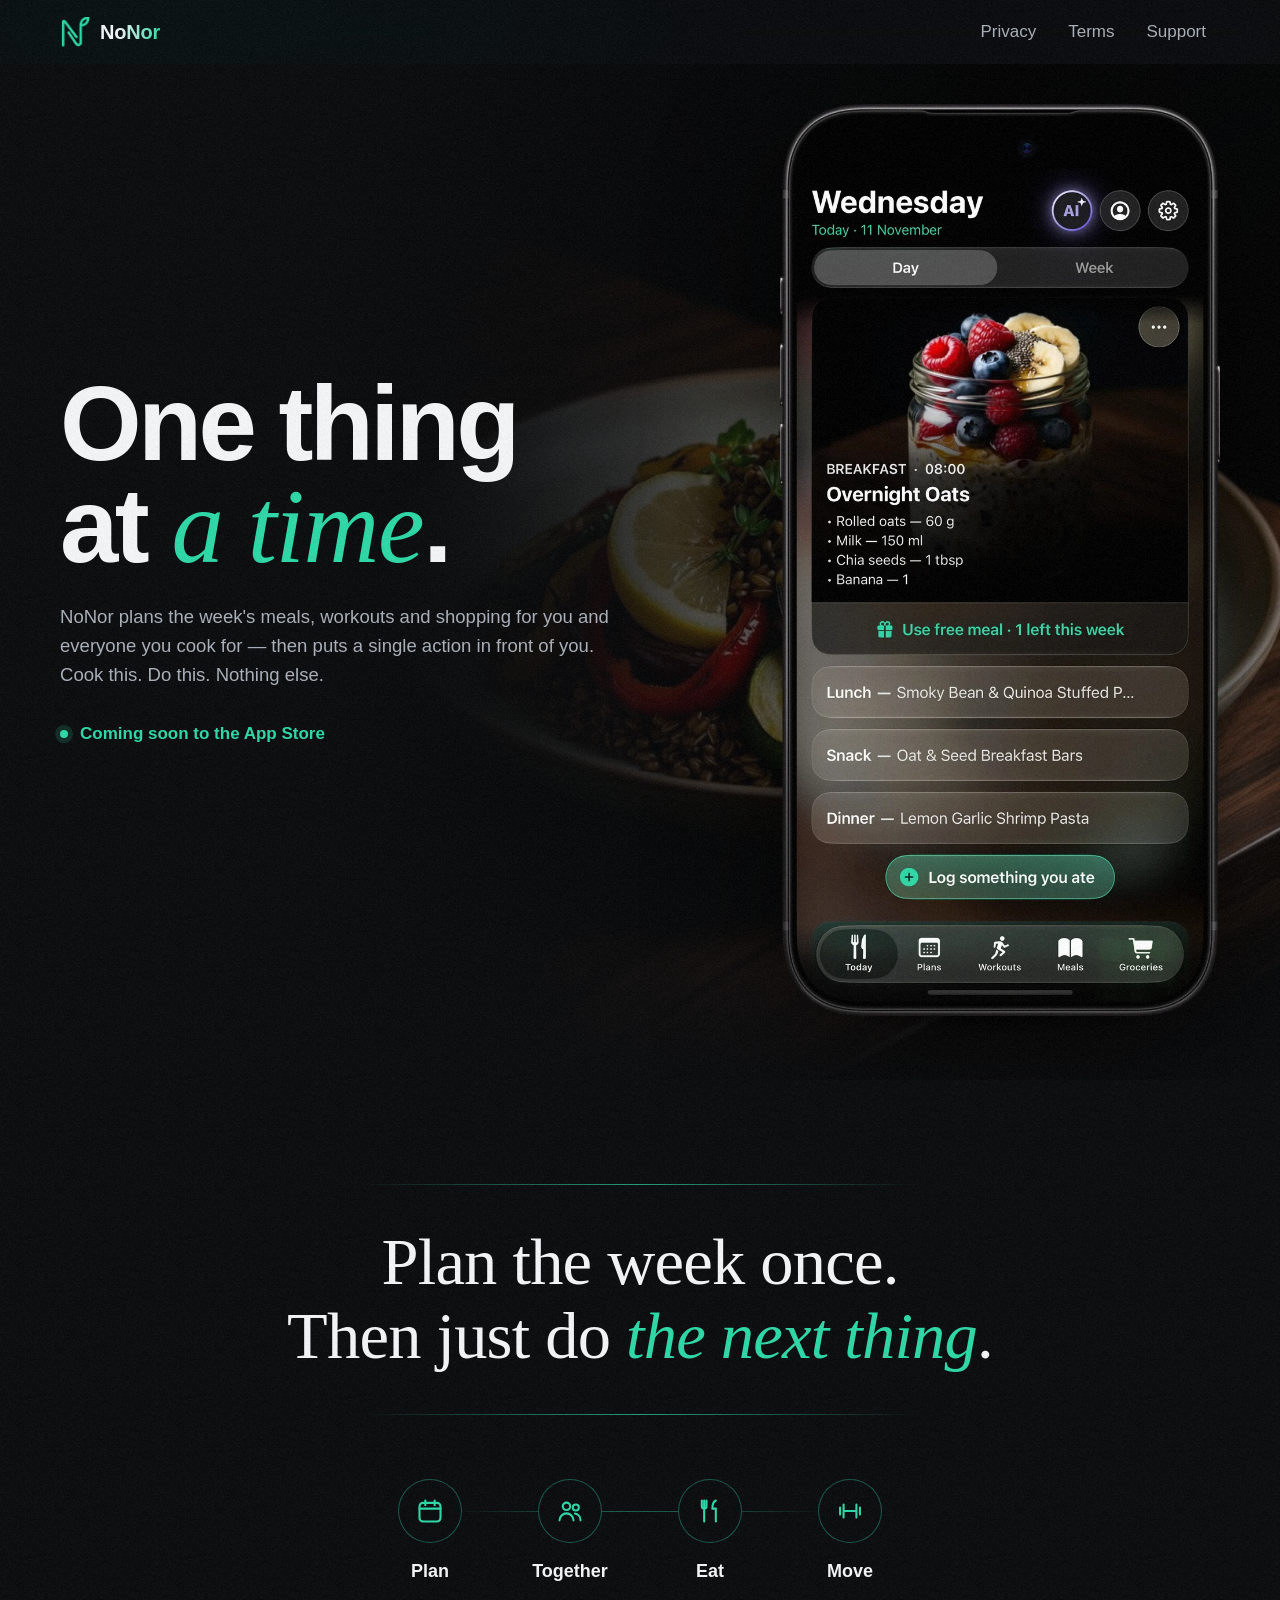
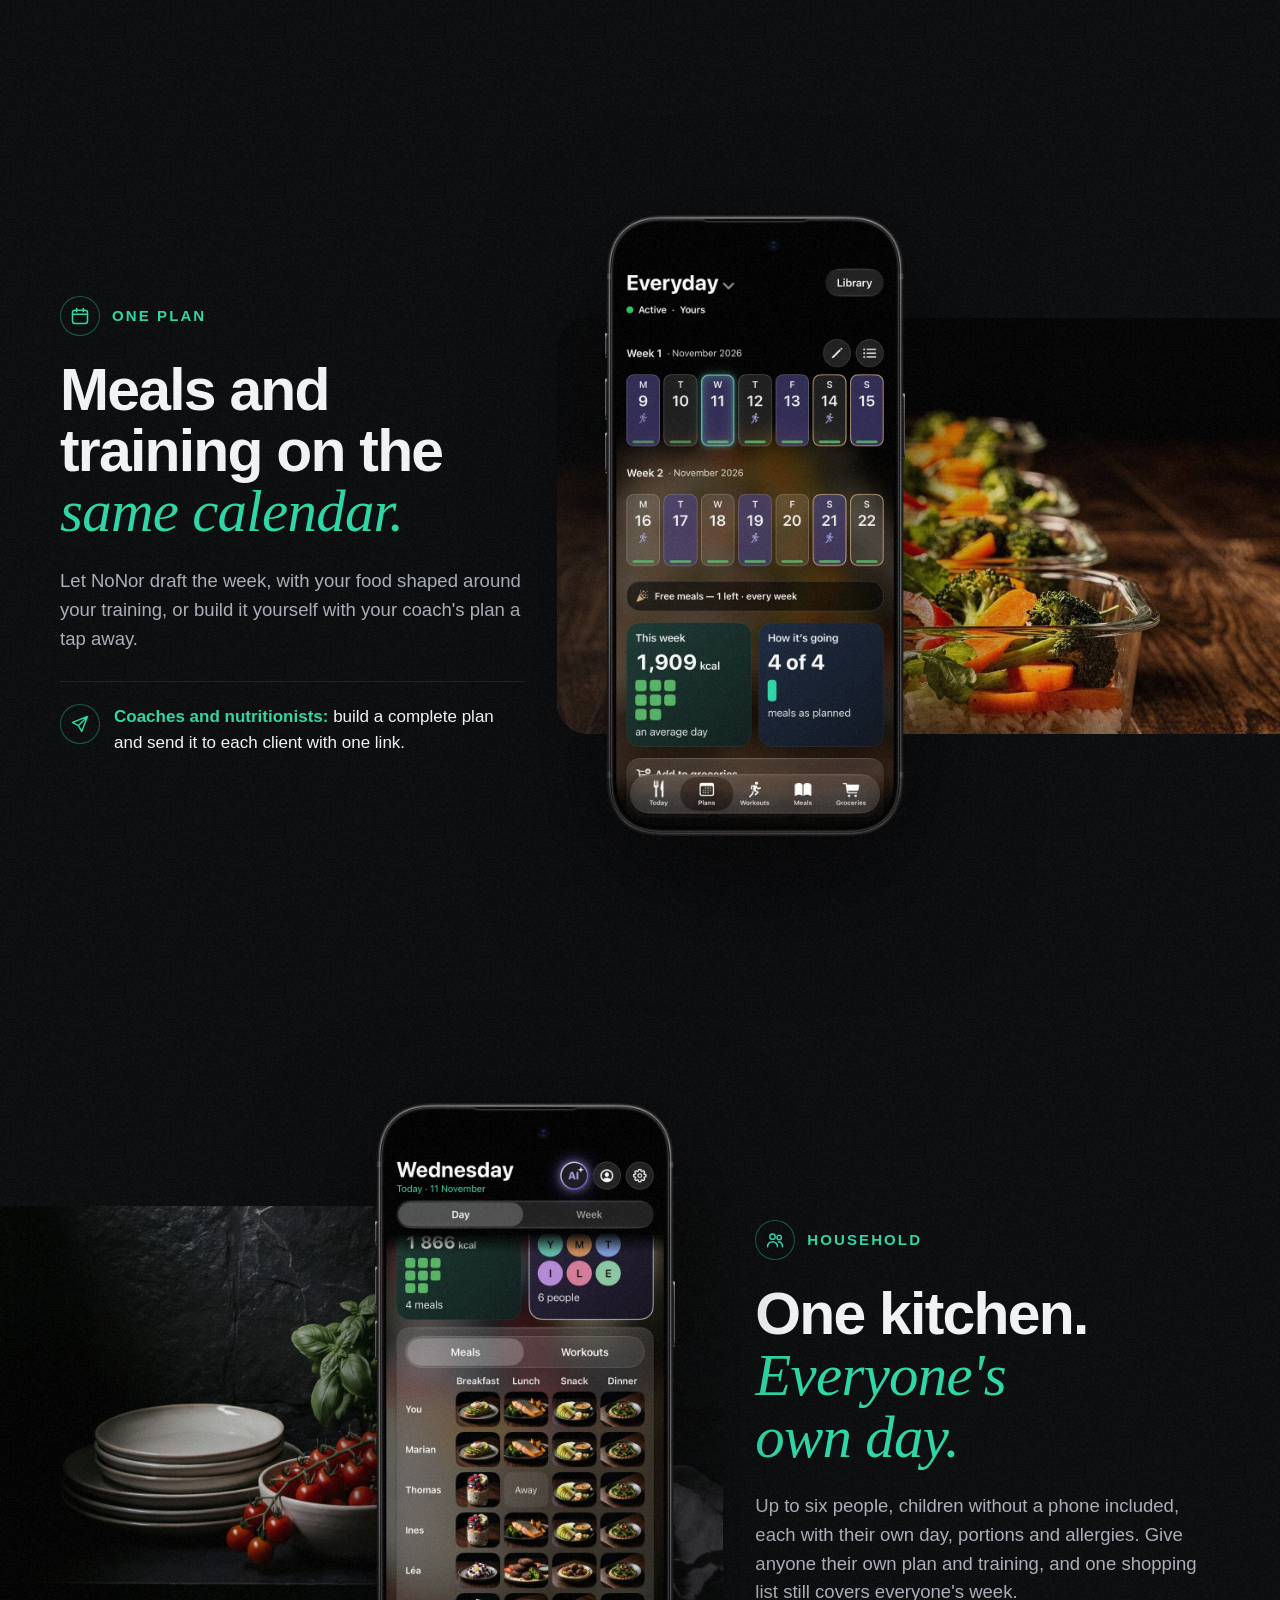
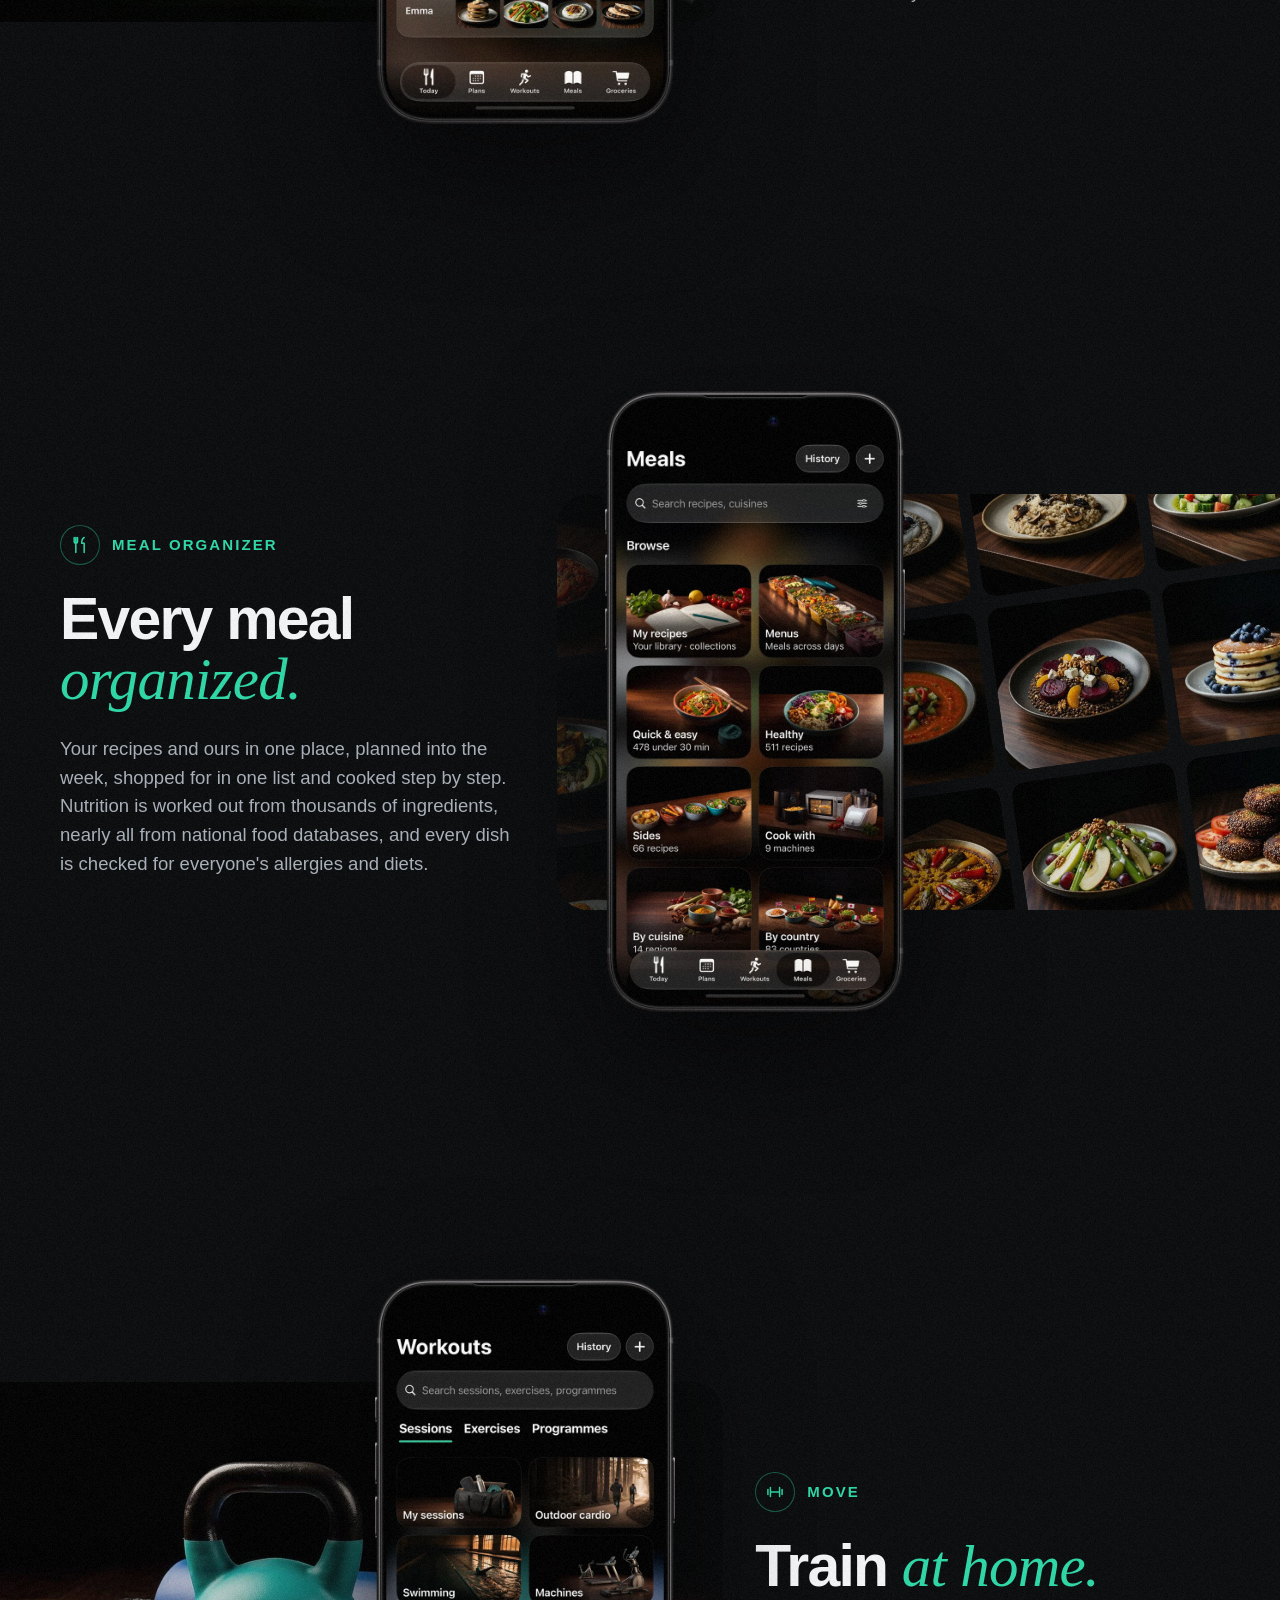
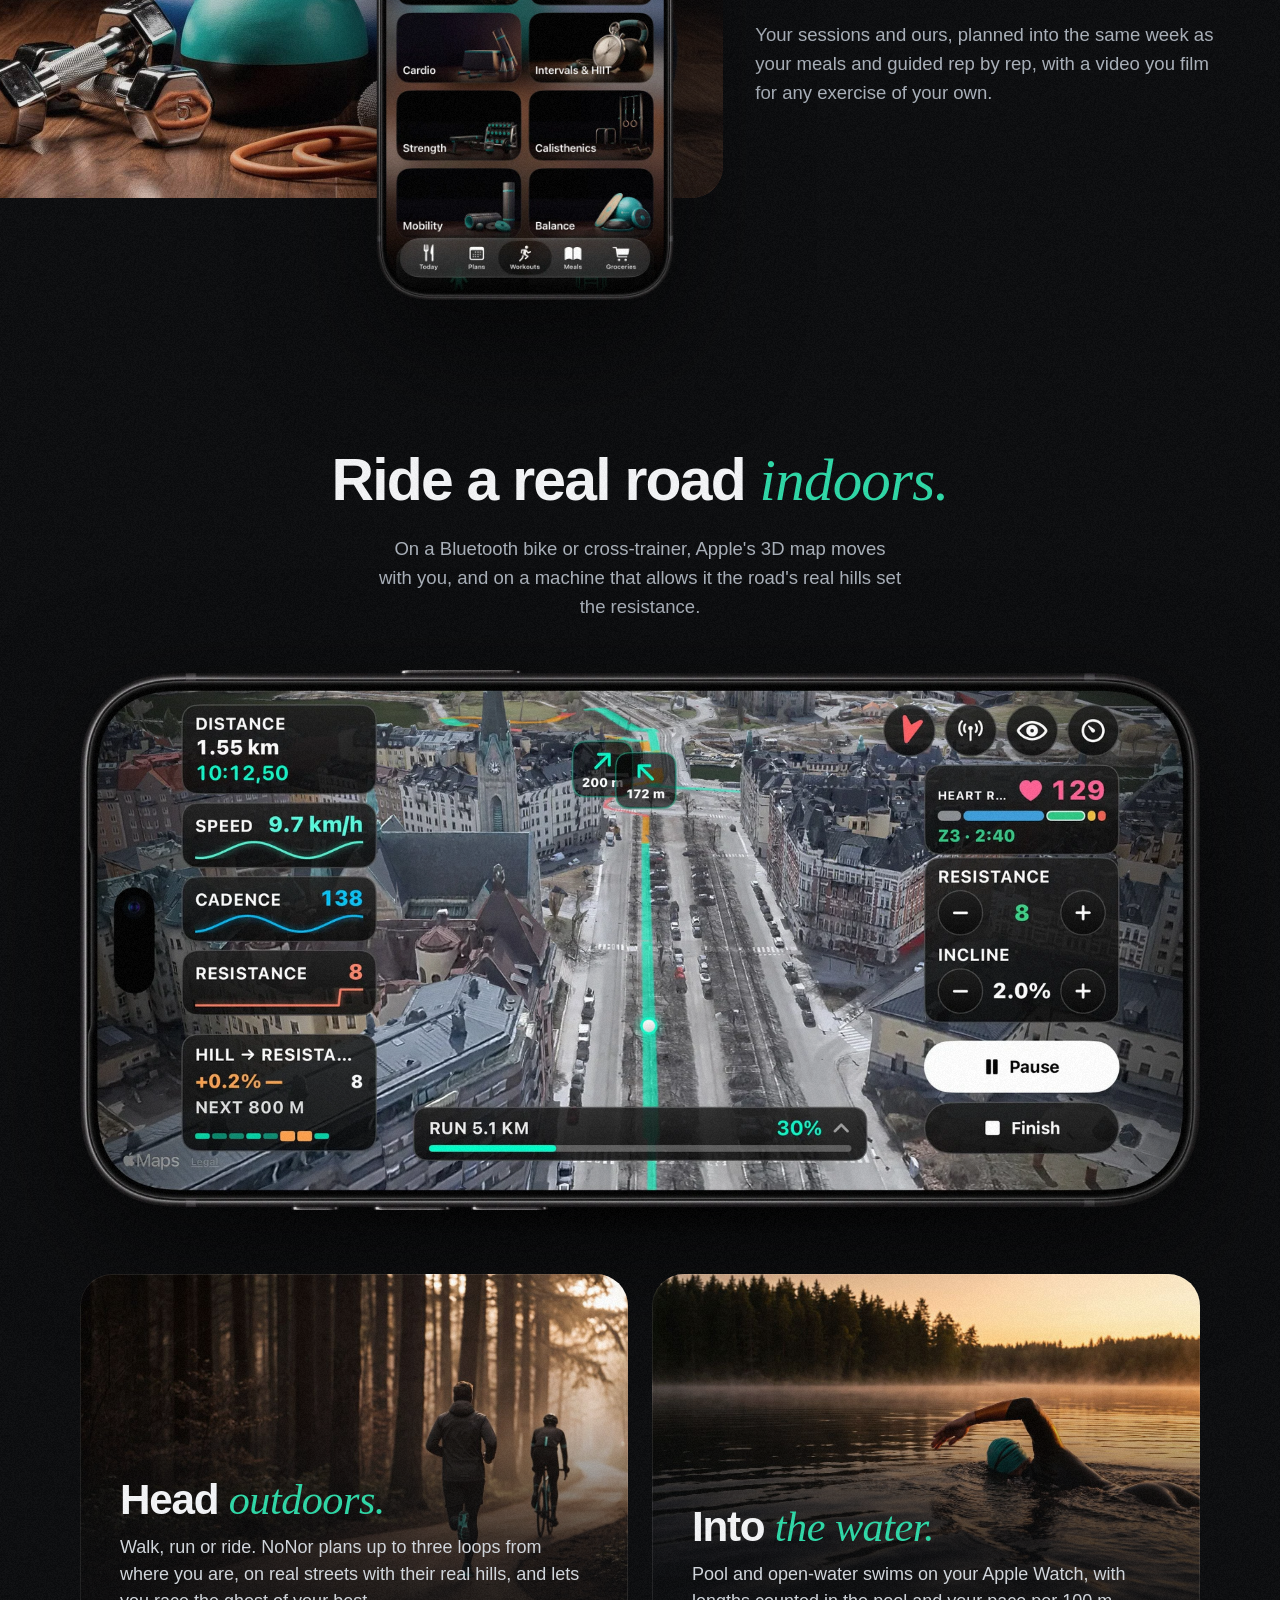
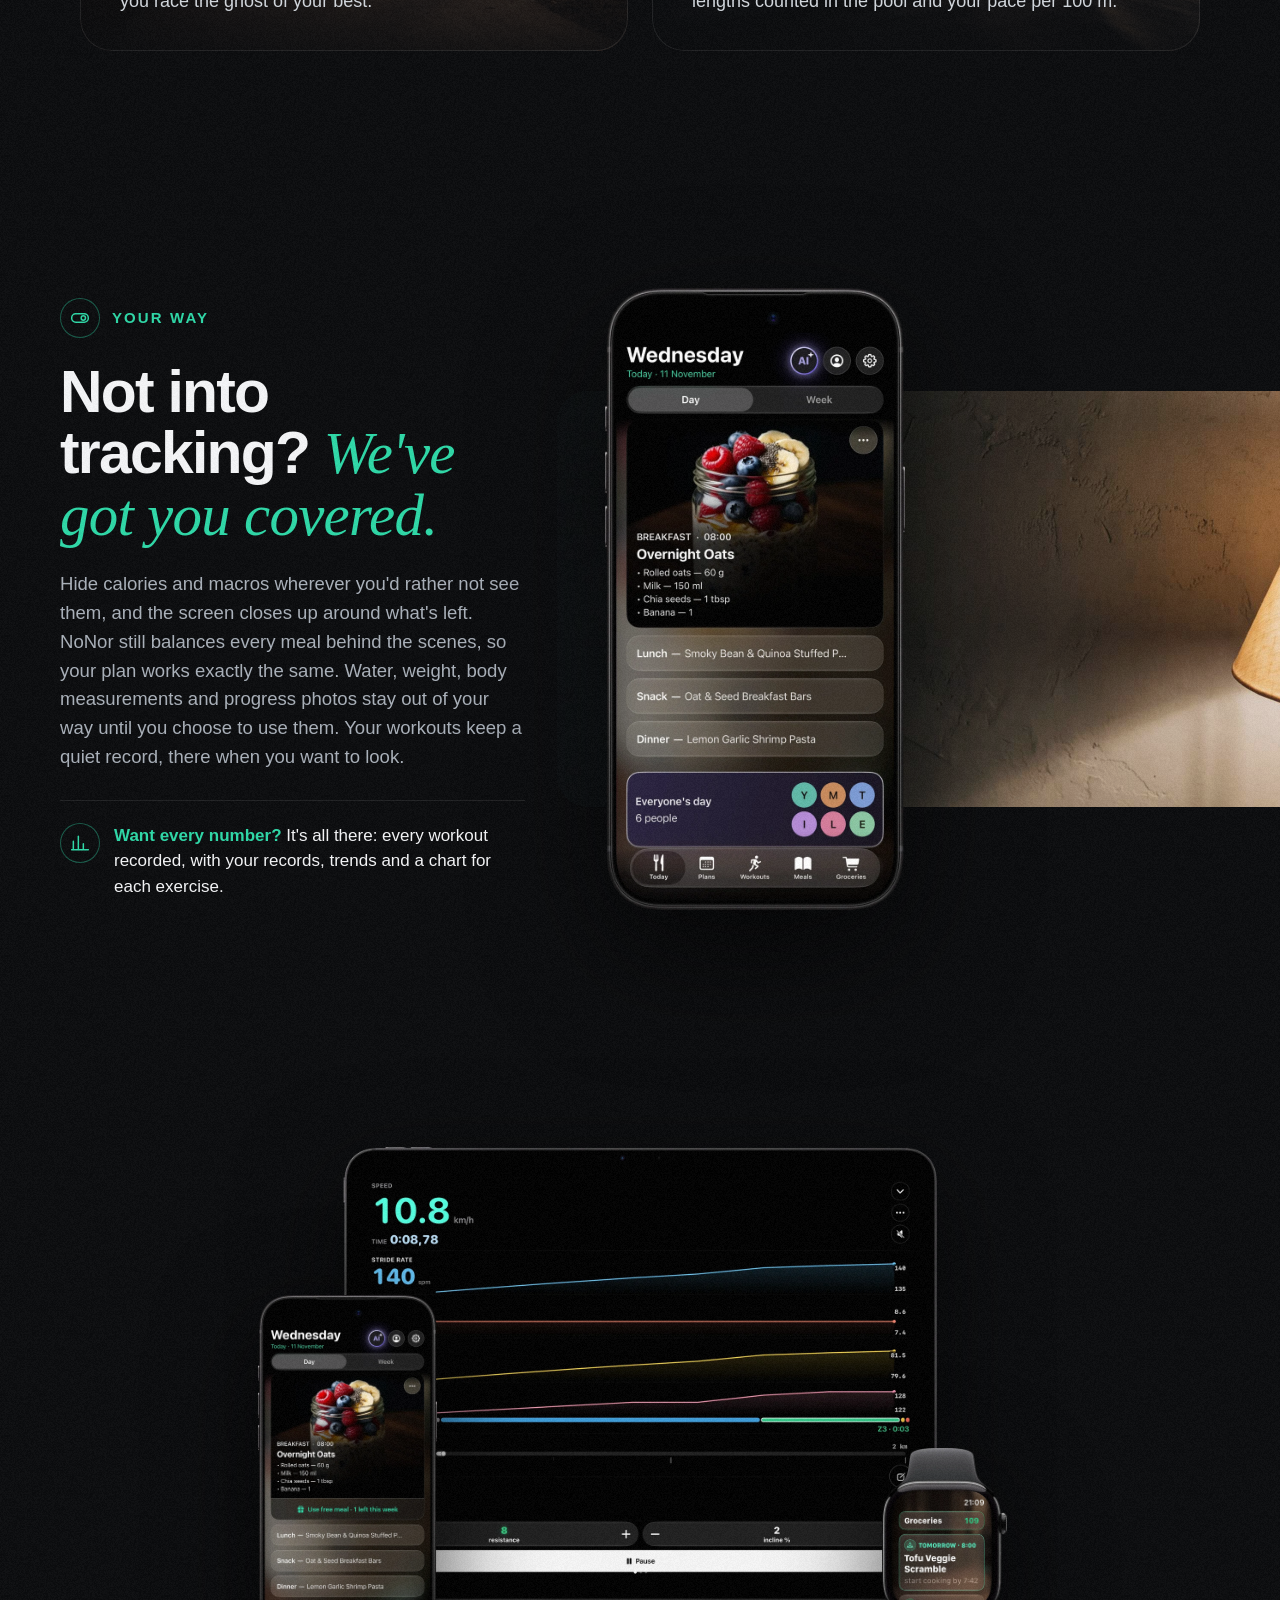
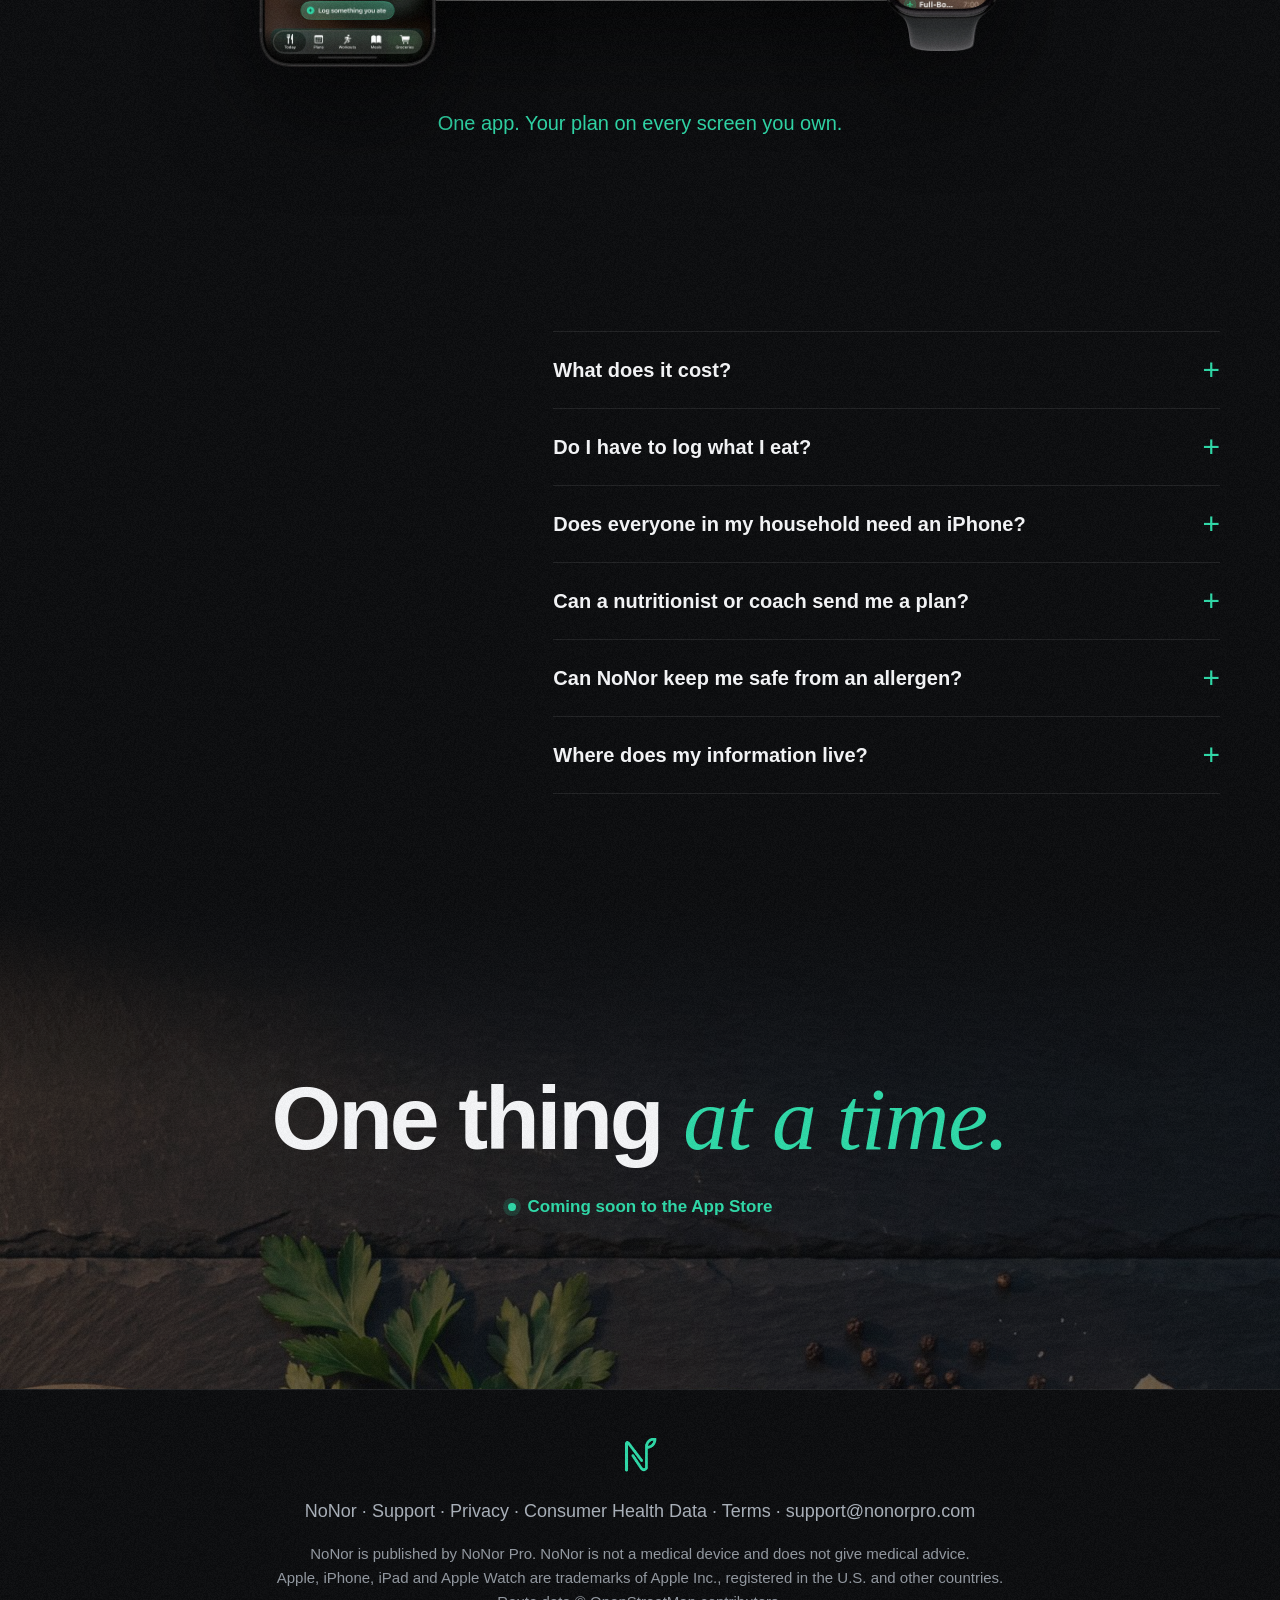
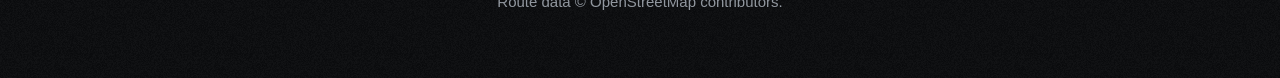
<file: index.html>
<!DOCTYPE html>
<html lang="en">
<head>
<meta charset="utf-8">
<meta name="viewport" content="width=device-width, initial-scale=1">
<title>NoNor — one thing at a time</title>
<meta name="description" content="NoNor plans the week&#x27;s meals, workouts and shopping for you and everyone you cook for, then puts a single action in front of you. For iPhone, iPad and Apple Watch.">
<meta property="og:title" content="NoNor — one thing at a time">
<meta property="og:description" content="NoNor plans the week&#x27;s meals, workouts and shopping for you and everyone you cook for, then puts a single action in front of you. For iPhone, iPad and Apple Watch.">
<meta property="og:type" content="website">
<link rel="icon" href="assets/favicon-32.png?v=f9df2a14" sizes="32x32">
<link rel="apple-touch-icon" href="assets/apple-touch-icon.png?v=30be735e">
<link rel="canonical" href="https://nonorpro.com/">
<meta property="og:image" content="https://nonorpro.com/assets/og.jpg?v=42722377">
<meta property="og:url" content="https://nonorpro.com/">
<meta name="twitter:card" content="summary_large_image">
<meta name="theme-color" content="#0b0c0e">
<meta name="color-scheme" content="dark">
<link rel="stylesheet" href="style.css?v=61bd5713">
</head>
<body>
<header class="bar">
  <a class="brand" href="index.html"><img src="assets/logo-teal.png?v=fca4ad81" alt=""><span>NoNor</span></a>
  <nav>
    <a href="privacy.html">Privacy</a>
    <a href="terms.html">Terms</a>
    <a href="support.html">Support</a>
  </nav>
</header>

<main>
<section class="hero">
  <div class="bg" aria-hidden="true"><img src="assets/bg-hero.jpg?v=1ad445c9" alt=""></div>
  <div class="wrap grid">
    <div class="txt">
      <h1>One thing<br>at <em>a time</em>.</h1>
      <p class="lead">NoNor plans the week's meals, workouts and shopping for you and everyone you cook for — then puts a single action in front of you. Cook this. Do this. Nothing else.</p>
      <p class="soon"><i aria-hidden="true"></i><span>Coming soon to the App Store</span></p>
    </div>
    <figure class="phone hero-phone">
      <picture><source srcset="assets/hero-iphone.webp?v=f7dcc6ce 760w, assets/hero-iphone@2x.webp?v=64be5ce1 1140w" sizes="(max-width: 900px) 300px, 440px" type="image/webp"><img src="assets/hero-iphone.png?v=5732d93a" srcset="assets/hero-iphone.png?v=5732d93a 760w, assets/hero-iphone@2x.png?v=6419e1a2 1140w"
           sizes="(max-width: 900px) 300px, 440px" alt="NoNor's Today screen on iPhone"></picture>
    </figure>
  </div>
</section>

<section class="promise"><div class="wrap reveal">
  <div class="rule"></div>
  <p>Plan the week once.<br>Then just do <em>the next thing</em>.</p>
  <div class="rule"></div>
  <nav class="map" aria-label="What NoNor does"><a class="it" href="#plan"><span class="ic"><svg viewBox="0 0 24 24" fill="none" stroke="currentColor" stroke-width="1.8" stroke-linecap="round" stroke-linejoin="round" aria-hidden="true"><rect x="3" y="5" width="18" height="16" rx="3"/><path d="M3 10h18M8 3v4M16 3v4"/></svg></span><span>Plan</span></a><a class="it" href="#household"><span class="ic"><svg viewBox="0 0 24 24" fill="none" stroke="currentColor" stroke-width="1.8" stroke-linecap="round" stroke-linejoin="round" aria-hidden="true"><circle cx="9" cy="8" r="3.2"/><path d="M3 20c0-3.3 2.7-6 6-6s6 2.7 6 6"/><circle cx="17" cy="9" r="2.6"/><path d="M16.2 14.1c2.7.4 4.8 2.8 4.8 5.9"/></svg></span><span>Together</span></a><a class="it" href="#food"><span class="ic"><svg viewBox="0 0 24 24" fill="none" stroke="currentColor" stroke-width="1.8" stroke-linecap="round" stroke-linejoin="round" aria-hidden="true"><path d="M7 3v8M5 3v5a2 2 0 0 0 4 0V3M7 11v10M17 3c-2 1-3 4-3 7h3v11"/></svg></span><span>Eat</span></a><a class="it" href="#move"><span class="ic"><svg viewBox="0 0 24 24" fill="none" stroke="currentColor" stroke-width="1.8" stroke-linecap="round" stroke-linejoin="round" aria-hidden="true"><path d="M6.5 6.5v11M17.5 6.5v11M3.5 9v6M20.5 9v6M6.5 12h11"/></svg></span><span>Move</span></a></nav>
</div></section>

<div id="features"></div>

<section class="chapter" id="plan"><div class="wrap grid">
  <div class="txt reveal"><p class="kicker"><span class="ic"><svg viewBox="0 0 24 24" fill="none" stroke="currentColor" stroke-width="1.8" stroke-linecap="round" stroke-linejoin="round" aria-hidden="true"><rect x="3" y="5" width="18" height="16" rx="3"/><path d="M3 10h18M8 3v4M16 3v4"/></svg></span>One plan</p><h2>Meals and training on the <em>same calendar.</em></h2><p class="lead">Let NoNor draft the week, with your food shaped around your training, or build it yourself with your coach's plan a tap away.</p><p class="pro"><span class="ic"><svg viewBox="0 0 24 24" fill="none" stroke="currentColor" stroke-width="1.8" stroke-linecap="round" stroke-linejoin="round" aria-hidden="true"><path d="M21 3 10 14M21 3l-7 18-4-7-7-4z"/></svg></span><span><b>Coaches and nutritionists:</b> build a complete plan and send it to each client with one link.</span></p></div>
  <div class="stage reveal"><div class="card"><img src="assets/bg-plan.jpg?v=4c524e6b" alt="" loading="lazy"></div><figure class="phone"><picture><source srcset="assets/f-plans.webp?v=d1c494c0" type="image/webp"><img src="assets/f-plans.png?v=ed8eb340" alt="The plan calendar showing two weeks of meals and workouts" loading="lazy"></picture></figure></div>
</div></section>
<section class="chapter flip" id="household"><div class="wrap grid">
  <div class="txt reveal"><p class="kicker"><span class="ic"><svg viewBox="0 0 24 24" fill="none" stroke="currentColor" stroke-width="1.8" stroke-linecap="round" stroke-linejoin="round" aria-hidden="true"><circle cx="9" cy="8" r="3.2"/><path d="M3 20c0-3.3 2.7-6 6-6s6 2.7 6 6"/><circle cx="17" cy="9" r="2.6"/><path d="M16.2 14.1c2.7.4 4.8 2.8 4.8 5.9"/></svg></span>Household</p><h2>One kitchen. <em>Everyone's own day.</em></h2><p class="lead">Up to six people, children without a phone included, each with their own day, portions and allergies. Give anyone their own plan and training, and one shopping list still covers everyone's week.</p></div>
  <div class="stage reveal"><div class="card"><img src="assets/bg-household.jpg?v=c75474dc" alt="" loading="lazy" style="object-position: 0% 50%"></div><figure class="phone"><picture><source srcset="assets/f-household.webp?v=43df0746" type="image/webp"><img src="assets/f-household.png?v=9092cd16" alt="Today for the whole household: each person&#x27;s meals and workouts for the day" loading="lazy"></picture></figure></div>
</div></section>
<section class="chapter" id="food"><div class="wrap grid">
  <div class="txt reveal"><p class="kicker"><span class="ic"><svg viewBox="0 0 24 24" fill="none" stroke="currentColor" stroke-width="1.8" stroke-linecap="round" stroke-linejoin="round" aria-hidden="true"><path d="M7 3v8M5 3v5a2 2 0 0 0 4 0V3M7 11v10M17 3c-2 1-3 4-3 7h3v11"/></svg></span>Meal organizer</p><h2>Every meal <em>organized.</em></h2><p class="lead">Your recipes and ours in one place, planned into the week, shopped for in one list and cooked step by step. Nutrition is worked out from thousands of ingredients, nearly all from national food databases, and every dish is checked for everyone's allergies and diets.</p></div>
  <div class="stage reveal"><div class="card food"><div class="wall" aria-hidden="true"><div class="row r0"><div class="track"><img src="assets/food/shakshuka.webp?v=2d48ee8c" alt="" loading="eager" fetchpriority="low" decoding="async" width="240" height="240"><img src="assets/food/farro_and_roasted_veg_salad.webp?v=a2a5d552" alt="" loading="eager" fetchpriority="low" decoding="async" width="240" height="240"><img src="assets/food/berry_overnight_oats.webp?v=8e34187c" alt="" loading="eager" fetchpriority="low" decoding="async" width="240" height="240"><img src="assets/food/risotto_ai_funghi.webp?v=a287b931" alt="" loading="eager" fetchpriority="low" decoding="async" width="240" height="240"><img src="assets/food/salad_shirazi.webp?v=f6f6529c" alt="" loading="eager" fetchpriority="low" decoding="async" width="240" height="240"><img src="assets/food/chickpea_butternut_tagine.webp?v=38a315c4" alt="" loading="eager" fetchpriority="low" decoding="async" width="240" height="240"><img src="assets/food/avocado_toast_with_egg.webp?v=cdf8da00" alt="" loading="eager" fetchpriority="low" decoding="async" width="240" height="240"><img src="assets/food/soba_noodle_soup.webp?v=ac51154b" alt="" loading="eager" fetchpriority="low" decoding="async" width="240" height="240"><img src="assets/food/vegetable_paella.webp?v=e407e1fe" alt="" loading="eager" fetchpriority="low" decoding="async" width="240" height="240"><img src="assets/food/waldorf_salad.webp?v=e333068a" alt="" loading="eager" fetchpriority="low" decoding="async" width="240" height="240"><img src="assets/food/taameya_egyptian_falafel.webp?v=c1a0d89e" alt="" loading="eager" fetchpriority="low" decoding="async" width="240" height="240"><img src="assets/food/strawberry_granola_parfait.webp?v=30036205" alt="" loading="eager" fetchpriority="low" decoding="async" width="240" height="240"><img src="assets/food/shakshuka.webp?v=2d48ee8c" alt="" loading="eager" fetchpriority="low" decoding="async" width="240" height="240"><img src="assets/food/farro_and_roasted_veg_salad.webp?v=a2a5d552" alt="" loading="eager" fetchpriority="low" decoding="async" width="240" height="240"><img src="assets/food/berry_overnight_oats.webp?v=8e34187c" alt="" loading="eager" fetchpriority="low" decoding="async" width="240" height="240"><img src="assets/food/risotto_ai_funghi.webp?v=a287b931" alt="" loading="eager" fetchpriority="low" decoding="async" width="240" height="240"><img src="assets/food/salad_shirazi.webp?v=f6f6529c" alt="" loading="eager" fetchpriority="low" decoding="async" width="240" height="240"><img src="assets/food/chickpea_butternut_tagine.webp?v=38a315c4" alt="" loading="eager" fetchpriority="low" decoding="async" width="240" height="240"><img src="assets/food/avocado_toast_with_egg.webp?v=cdf8da00" alt="" loading="eager" fetchpriority="low" decoding="async" width="240" height="240"><img src="assets/food/soba_noodle_soup.webp?v=ac51154b" alt="" loading="eager" fetchpriority="low" decoding="async" width="240" height="240"><img src="assets/food/vegetable_paella.webp?v=e407e1fe" alt="" loading="eager" fetchpriority="low" decoding="async" width="240" height="240"><img src="assets/food/waldorf_salad.webp?v=e333068a" alt="" loading="eager" fetchpriority="low" decoding="async" width="240" height="240"><img src="assets/food/taameya_egyptian_falafel.webp?v=c1a0d89e" alt="" loading="eager" fetchpriority="low" decoding="async" width="240" height="240"><img src="assets/food/strawberry_granola_parfait.webp?v=30036205" alt="" loading="eager" fetchpriority="low" decoding="async" width="240" height="240"></div></div><div class="row r1"><div class="track"><img src="assets/food/crispy_tofu_buddha_bowl.webp?v=65043e0f" alt="" loading="eager" fetchpriority="low" decoding="async" width="240" height="240"><img src="assets/food/cherry_tomato_and_mozzarella_pasta.webp?v=eadd3695" alt="" loading="eager" fetchpriority="low" decoding="async" width="240" height="240"><img src="assets/food/gazpacho_andaluz.webp?v=58b326af" alt="" loading="eager" fetchpriority="low" decoding="async" width="240" height="240"><img src="assets/food/lentil_feta_roasted_beet_bowl.webp?v=f9b3bdc6" alt="" loading="eager" fetchpriority="low" decoding="async" width="240" height="240"><img src="assets/food/buttermilk_blueberry_pancakes.webp?v=95162a3c" alt="" loading="eager" fetchpriority="low" decoding="async" width="240" height="240"><img src="assets/food/larb_tao_hu_thai_crumbled_tofu_herb_salad.webp?v=c1054a94" alt="" loading="eager" fetchpriority="low" decoding="async" width="240" height="240"><img src="assets/food/salmon_quinoa_bowl_with_roasted_veg.webp?v=0553f9d3" alt="" loading="eager" fetchpriority="low" decoding="async" width="240" height="240"><img src="assets/food/hummus_veggie_sticks.webp?v=3a87432e" alt="" loading="eager" fetchpriority="low" decoding="async" width="240" height="240"><img src="assets/food/frittata_di_zucchine.webp?v=a71fc45b" alt="" loading="eager" fetchpriority="low" decoding="async" width="240" height="240"><img src="assets/food/spinach_and_strawberry_salad.webp?v=0c65a11c" alt="" loading="eager" fetchpriority="low" decoding="async" width="240" height="240"><img src="assets/food/paella_de_marisco.webp?v=8c14d0ef" alt="" loading="eager" fetchpriority="low" decoding="async" width="240" height="240"><img src="assets/food/wild_rice_salad.webp?v=061606f0" alt="" loading="eager" fetchpriority="low" decoding="async" width="240" height="240"><img src="assets/food/crispy_tofu_buddha_bowl.webp?v=65043e0f" alt="" loading="eager" fetchpriority="low" decoding="async" width="240" height="240"><img src="assets/food/cherry_tomato_and_mozzarella_pasta.webp?v=eadd3695" alt="" loading="eager" fetchpriority="low" decoding="async" width="240" height="240"><img src="assets/food/gazpacho_andaluz.webp?v=58b326af" alt="" loading="eager" fetchpriority="low" decoding="async" width="240" height="240"><img src="assets/food/lentil_feta_roasted_beet_bowl.webp?v=f9b3bdc6" alt="" loading="eager" fetchpriority="low" decoding="async" width="240" height="240"><img src="assets/food/buttermilk_blueberry_pancakes.webp?v=95162a3c" alt="" loading="eager" fetchpriority="low" decoding="async" width="240" height="240"><img src="assets/food/larb_tao_hu_thai_crumbled_tofu_herb_salad.webp?v=c1054a94" alt="" loading="eager" fetchpriority="low" decoding="async" width="240" height="240"><img src="assets/food/salmon_quinoa_bowl_with_roasted_veg.webp?v=0553f9d3" alt="" loading="eager" fetchpriority="low" decoding="async" width="240" height="240"><img src="assets/food/hummus_veggie_sticks.webp?v=3a87432e" alt="" loading="eager" fetchpriority="low" decoding="async" width="240" height="240"><img src="assets/food/frittata_di_zucchine.webp?v=a71fc45b" alt="" loading="eager" fetchpriority="low" decoding="async" width="240" height="240"><img src="assets/food/spinach_and_strawberry_salad.webp?v=0c65a11c" alt="" loading="eager" fetchpriority="low" decoding="async" width="240" height="240"><img src="assets/food/paella_de_marisco.webp?v=8c14d0ef" alt="" loading="eager" fetchpriority="low" decoding="async" width="240" height="240"><img src="assets/food/wild_rice_salad.webp?v=061606f0" alt="" loading="eager" fetchpriority="low" decoding="async" width="240" height="240"></div></div><div class="row r2"><div class="track"><img src="assets/food/avocado_toast_with_egg.webp?v=cdf8da00" alt="" loading="eager" fetchpriority="low" decoding="async" width="240" height="240"><img src="assets/food/soba_noodle_soup.webp?v=ac51154b" alt="" loading="eager" fetchpriority="low" decoding="async" width="240" height="240"><img src="assets/food/vegetable_paella.webp?v=e407e1fe" alt="" loading="eager" fetchpriority="low" decoding="async" width="240" height="240"><img src="assets/food/waldorf_salad.webp?v=e333068a" alt="" loading="eager" fetchpriority="low" decoding="async" width="240" height="240"><img src="assets/food/taameya_egyptian_falafel.webp?v=c1a0d89e" alt="" loading="eager" fetchpriority="low" decoding="async" width="240" height="240"><img src="assets/food/strawberry_granola_parfait.webp?v=30036205" alt="" loading="eager" fetchpriority="low" decoding="async" width="240" height="240"><img src="assets/food/shakshuka.webp?v=2d48ee8c" alt="" loading="eager" fetchpriority="low" decoding="async" width="240" height="240"><img src="assets/food/farro_and_roasted_veg_salad.webp?v=a2a5d552" alt="" loading="eager" fetchpriority="low" decoding="async" width="240" height="240"><img src="assets/food/berry_overnight_oats.webp?v=8e34187c" alt="" loading="eager" fetchpriority="low" decoding="async" width="240" height="240"><img src="assets/food/risotto_ai_funghi.webp?v=a287b931" alt="" loading="eager" fetchpriority="low" decoding="async" width="240" height="240"><img src="assets/food/salad_shirazi.webp?v=f6f6529c" alt="" loading="eager" fetchpriority="low" decoding="async" width="240" height="240"><img src="assets/food/chickpea_butternut_tagine.webp?v=38a315c4" alt="" loading="eager" fetchpriority="low" decoding="async" width="240" height="240"><img src="assets/food/avocado_toast_with_egg.webp?v=cdf8da00" alt="" loading="eager" fetchpriority="low" decoding="async" width="240" height="240"><img src="assets/food/soba_noodle_soup.webp?v=ac51154b" alt="" loading="eager" fetchpriority="low" decoding="async" width="240" height="240"><img src="assets/food/vegetable_paella.webp?v=e407e1fe" alt="" loading="eager" fetchpriority="low" decoding="async" width="240" height="240"><img src="assets/food/waldorf_salad.webp?v=e333068a" alt="" loading="eager" fetchpriority="low" decoding="async" width="240" height="240"><img src="assets/food/taameya_egyptian_falafel.webp?v=c1a0d89e" alt="" loading="eager" fetchpriority="low" decoding="async" width="240" height="240"><img src="assets/food/strawberry_granola_parfait.webp?v=30036205" alt="" loading="eager" fetchpriority="low" decoding="async" width="240" height="240"><img src="assets/food/shakshuka.webp?v=2d48ee8c" alt="" loading="eager" fetchpriority="low" decoding="async" width="240" height="240"><img src="assets/food/farro_and_roasted_veg_salad.webp?v=a2a5d552" alt="" loading="eager" fetchpriority="low" decoding="async" width="240" height="240"><img src="assets/food/berry_overnight_oats.webp?v=8e34187c" alt="" loading="eager" fetchpriority="low" decoding="async" width="240" height="240"><img src="assets/food/risotto_ai_funghi.webp?v=a287b931" alt="" loading="eager" fetchpriority="low" decoding="async" width="240" height="240"><img src="assets/food/salad_shirazi.webp?v=f6f6529c" alt="" loading="eager" fetchpriority="low" decoding="async" width="240" height="240"><img src="assets/food/chickpea_butternut_tagine.webp?v=38a315c4" alt="" loading="eager" fetchpriority="low" decoding="async" width="240" height="240"></div></div></div></div><figure class="phone"><picture><source srcset="assets/f-recipes.webp?v=73547600" type="image/webp"><img src="assets/f-recipes.png?v=83ca767d" alt="The Recipes tab: your plan&#x27;s dishes, your own recipes, and browsing by quick, healthy, cuisine and country" loading="lazy"></picture></figure></div>
</div></section>
<section class="chapter flip" id="move"><div class="wrap grid">
  <div class="txt reveal"><p class="kicker"><span class="ic"><svg viewBox="0 0 24 24" fill="none" stroke="currentColor" stroke-width="1.8" stroke-linecap="round" stroke-linejoin="round" aria-hidden="true"><path d="M6.5 6.5v11M17.5 6.5v11M3.5 9v6M20.5 9v6M6.5 12h11"/></svg></span>Move</p><h2>Train <em>at home.</em></h2><p class="lead">Your sessions and ours, planned into the same week as your meals and guided rep by rep, with a video you film for any exercise of your own.</p></div>
  <div class="stage reveal"><div class="card"><img src="assets/bg-ride.jpg?v=a0db5191" alt="" loading="lazy" style="object-position: 100% 50%"></div>
    <figure class="phone"><picture><source srcset="assets/f-workouts.webp?v=b3fcbba1" type="image/webp"><img src="assets/f-workouts.png?v=631fe340" alt="The Workouts tab: cardio, outdoor cardio, strength, calisthenics, mobility and balance" loading="lazy"></picture></figure></div>
</div></section>
<section class="chapter ride"><div class="wrap">
  <div class="txt center reveal"><h2>Ride a real road <em>indoors.</em></h2><p class="lead">On a Bluetooth bike or cross-trainer, Apple's 3D map moves with you, and on a machine that allows it the road's real hills set the resistance.</p></div>
  <figure class="landscape reveal"><picture><source srcset="assets/f-ride.webp?v=2cefbf4b" type="image/webp"><img src="assets/f-ride.png?v=87e21fb3" alt="The 3D ride down a tree-lined avenue past Hedvig Eleonora church in Stockholm" loading="lazy"></picture></figure>
</div></section><section class="chapter more"><div class="wrap"><div class="tiles"><article class="tile reveal"><img src="assets/move-outdoors.jpg?v=142c4765" alt="A runner and a cyclist on a forest road at dusk" loading="lazy" style="object-position: 72% 50%"><div class="t"><h3>Head <em>outdoors.</em></h3><p>Walk, run or ride. NoNor plans up to three loops from where you are, on real streets with their real hills, and lets you race the ghost of your best.</p></div></article><article class="tile reveal"><img src="assets/move-water.jpg?v=1d2430f7" alt="A swimmer crossing a misty lake at sunrise" loading="lazy" style="object-position: 74% 50%"><div class="t"><h3>Into <em>the water.</em></h3><p>Pool and open-water swims on your Apple Watch, with lengths counted in the pool and your pace per 100 m.</p></div></article></div></div></section>
<section class="chapter" id="yourway"><div class="wrap grid">
  <div class="txt reveal"><p class="kicker"><span class="ic"><svg viewBox="0 0 24 24" fill="none" stroke="currentColor" stroke-width="1.8" stroke-linecap="round" stroke-linejoin="round" aria-hidden="true"><rect x="2" y="7" width="20" height="10" rx="5"/><circle cx="16" cy="12" r="2.6"/></svg></span>Your way</p><h2>Not into tracking? <em>We've got you covered.</em></h2><p class="lead">Hide calories and macros wherever you'd rather not see them, and the screen closes up around what's left. NoNor still balances every meal behind the scenes, so your plan works exactly the same. Water, weight, body measurements and progress photos stay out of your way until you choose to use them. Your workouts keep a quiet record, there when you want to look.</p><p class="pro"><span class="ic"><svg viewBox="0 0 24 24" fill="none" stroke="currentColor" stroke-width="1.8" stroke-linecap="round" stroke-linejoin="round" aria-hidden="true"><path d="M4 20V10M10 20V4M16 20v-7M22 20H2"/></svg></span><span><b>Want every number?</b> It's all there: every workout recorded, with your records, trends and a chart for each exercise.</span></p></div>
  <div class="stage reveal"><div class="card"><img src="assets/bg-end.jpg?v=44294ae7" alt="" loading="lazy"></div><figure class="phone"><picture><source srcset="assets/f-clean.webp?v=d71ac5d5" type="image/webp"><img src="assets/f-clean.png?v=bd7faf9b" alt="NoNor&#x27;s day screen with every number hidden: just the meals and the next thing to do" loading="lazy"></picture></figure></div>
</div></section>

<section class="runs"><div class="wrap reveal">
  <div class="family">
    <picture><source srcset="assets/f-ipad.webp?v=84430d2d" type="image/webp"><img src="assets/f-ipad.png?v=d6951155" class="f-pad" alt="NoNor on iPad" loading="lazy"></picture>
    <picture><source srcset="assets/hero-iphone.webp?v=f7dcc6ce" type="image/webp"><img src="assets/hero-iphone.png?v=5732d93a" class="f-phone" alt="NoNor on iPhone" loading="lazy"></picture>
    <picture><source srcset="assets/f-watch.webp?v=3c2114a3" type="image/webp"><img src="assets/f-watch.png?v=330586b5" class="f-watch" alt="NoNor on Apple Watch" loading="lazy"></picture>
  </div>
  <p>One app. Your plan on every screen you own.</p>
</div></section>

<section class="faq"><div class="wrap grid">
  <div class="side reveal"><h2>Questions</h2>
    <p class="lead">Anything else? Write to <a href="mailto:support@nonorpro.com">support@nonorpro.com</a> and a person will answer.</p></div>
  <div class="list reveal"><details><summary>What does it cost?</summary><p>There are three plans, and you can share each one with your family through Family Sharing.</p><p><b>NoNor</b>: your meals, workouts and groceries, planned. $12.99 a month or $129.99 a year, and your first 2 weeks are free.</p><p><b>NoNor Plus</b>: everything in NoNor, plus an AI assistant that does the planning for you. $14.99 a month or $149.99 a year.</p><p><b>NoNor Pro</b>: everything in Plus, with three times the assistant every month. $24.99 a month or $249.99 a year.</p><p>The 2 free weeks come with NoNor; Plus and Pro start the day you buy them. Cancel any time in your iPhone's Settings. These are US prices; the App Store shows the price where you live.</p></details><details><summary>Do I have to log what I eat?</summary><p>No. Following the plan is the whole job. NoNor keeps a quiet record of what your plan served and what you trained, there when you want to look and easy to hide when you don't.</p></details><details><summary>Does everyone in my household need an iPhone?</summary><p>No. Add the people you cook for on your own phone, children included. Each gets their own day, portions and allergies, and their own plan if they need one.</p></details><details><summary>Can a nutritionist or coach send me a plan?</summary><p>Yes. They build the plan in NoNor and send it as a link. Open it on your iPhone and the whole plan, every recipe and session, is added to yours.</p></details><details><summary>Can NoNor keep me safe from an allergen?</summary><p>It warns you, for each person you cook for, and it can swap an ingredient out. It is a help, not a guarantee — always check the pack.</p></details><details><summary>Where does my information live?</summary><p>On your devices and in your own iCloud account. See the privacy policy.</p></details></div>
</div></section>

<section class="close">
  <div class="bg" aria-hidden="true"><img src="assets/bg-honest.jpg?v=3ff382ce" alt="" loading="lazy"></div>
  <div class="wrap reveal">
    <h2>One thing <em>at a time.</em></h2>
    <p class="soon"><i aria-hidden="true"></i><span>Coming soon to the App Store</span></p>
  </div>
</section>
</main>
<script type="application/ld+json">{"@context":"https://schema.org","@type":"SoftwareApplication","name":"NoNor","operatingSystem":"iOS, iPadOS, watchOS","applicationCategory":"HealthApplication","description":"NoNor plans the week's meals, workouts and shopping for you and everyone you cook for, then puts a single action in front of you. For iPhone, iPad and Apple Watch.","url":"https://nonorpro.com/"}</script>
<footer>
  <a class="mark" href="index.html" aria-label="NoNor"><img src="assets/logo-teal.png?v=fca4ad81" alt=""></a>
  <p><a href="index.html">NoNor</a> · <a href="support.html">Support</a> · <a href="privacy.html">Privacy</a> · <a href="health-data.html">Consumer Health Data</a> · <a href="terms.html">Terms</a> ·
     <a href="mailto:support@nonorpro.com">support@nonorpro.com</a></p>
  <p class="fine">NoNor is published by NoNor Pro. NoNor is not a medical device and does not give medical advice.<br>Apple, iPhone, iPad and Apple Watch are trademarks of Apple Inc., registered in the U.S. and other countries. Route data © OpenStreetMap contributors.</p>
</footer>
<script>
  const bar = document.querySelector('.bar');
  addEventListener('scroll', () => bar.classList.toggle('stuck', scrollY > 8), { passive: true });
  const io = new IntersectionObserver((es) => es.forEach(e => { if (e.isIntersecting) { e.target.classList.add('in'); io.unobserve(e.target); } }), { rootMargin: '0px 0px 12% 0px' });
  document.querySelectorAll('.reveal').forEach(el => io.observe(el));
  setTimeout(() => document.querySelectorAll('.reveal').forEach(el => { if (el.getBoundingClientRect().top < innerHeight) el.classList.add('in'); }), 60);
</script>
</body>
</html>
</file>
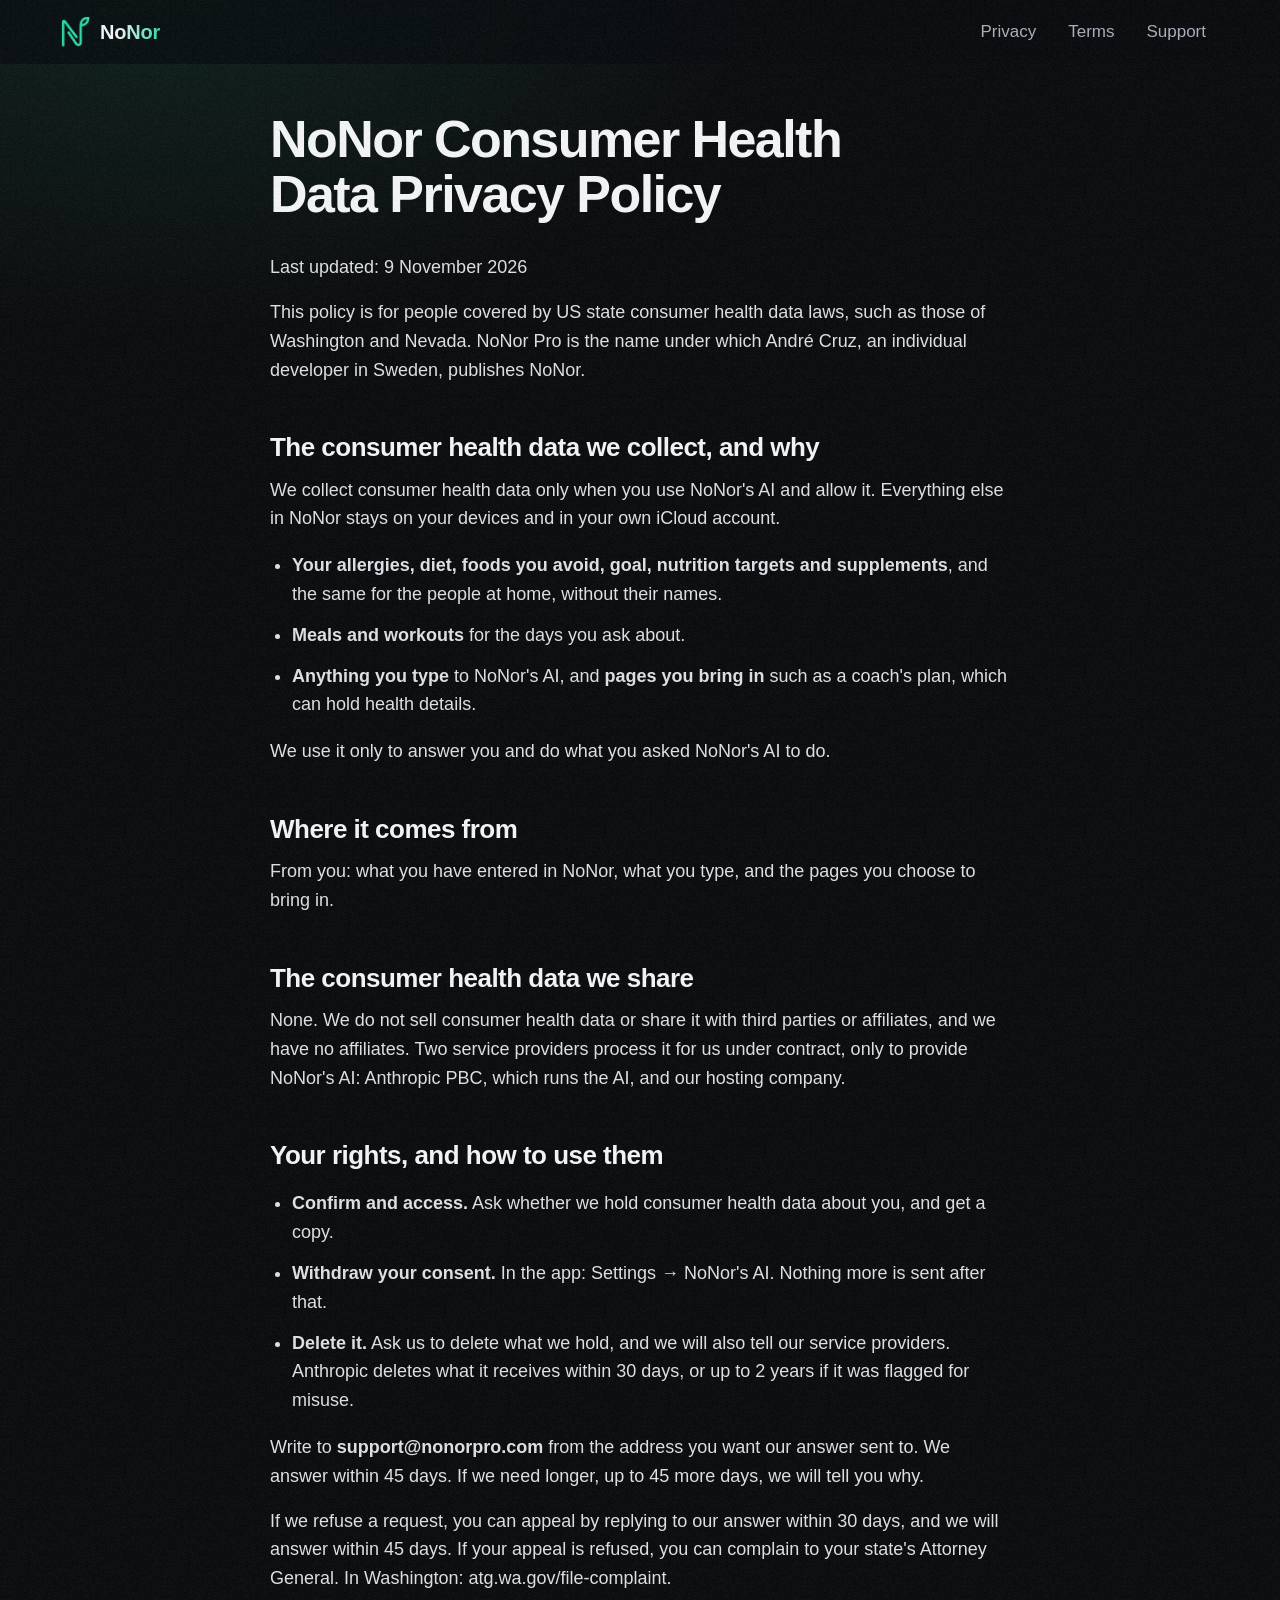
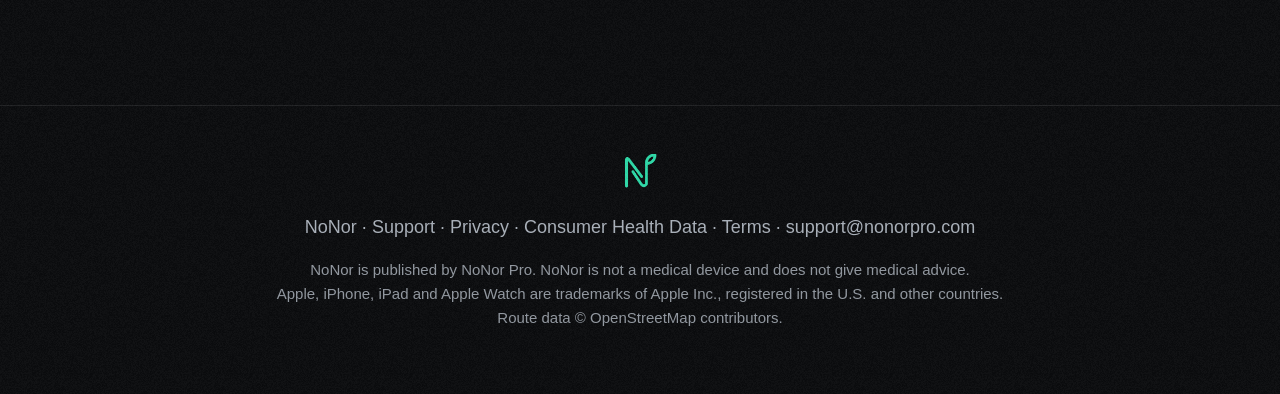
<file: health-data.html>
<!DOCTYPE html>
<html lang="en">
<head>
<meta charset="utf-8">
<meta name="viewport" content="width=device-width, initial-scale=1">
<title>NoNor — Consumer Health Data Privacy Policy</title>
<meta name="description" content="What applies to consumer health data in NoNor, and how to use your rights.">
<meta property="og:title" content="NoNor — Consumer Health Data Privacy Policy">
<meta property="og:description" content="What applies to consumer health data in NoNor, and how to use your rights.">
<meta property="og:type" content="website">
<link rel="icon" href="assets/favicon-32.png?v=f9df2a14" sizes="32x32">
<link rel="apple-touch-icon" href="assets/apple-touch-icon.png?v=30be735e">
<link rel="canonical" href="https://nonorpro.com/health-data.html">
<meta property="og:image" content="https://nonorpro.com/assets/og.jpg?v=42722377">
<meta property="og:url" content="https://nonorpro.com/health-data.html">
<meta name="twitter:card" content="summary_large_image">
<meta name="theme-color" content="#0b0c0e">
<meta name="color-scheme" content="dark">
<link rel="stylesheet" href="style.css?v=61bd5713">
</head>
<body>
<header class="bar">
  <a class="brand" href="index.html"><img src="assets/logo-teal.png?v=fca4ad81" alt=""><span>NoNor</span></a>
  <nav>
    <a href="privacy.html">Privacy</a>
    <a href="terms.html">Terms</a>
    <a href="support.html">Support</a>
  </nav>
</header>
<main class="doc reveal in"><h1>NoNor Consumer Health Data Privacy Policy</h1>
<p>Last updated: 9 November 2026</p>
<p>This policy is for people covered by US state consumer health data laws, such as those of Washington and Nevada. NoNor Pro is the name under which André Cruz, an individual developer in Sweden, publishes NoNor.</p>
<h2>The consumer health data we collect, and why</h2>
<p>We collect consumer health data only when you use NoNor&#x27;s AI and allow it. Everything else in NoNor stays on your devices and in your own iCloud account.</p>
<ul><li><b>Your allergies, diet, foods you avoid, goal, nutrition targets and supplements</b>, and the same for the people at home, without their names.</li><li><b>Meals and workouts</b> for the days you ask about.</li><li><b>Anything you type</b> to NoNor&#x27;s AI, and <b>pages you bring in</b> such as a coach&#x27;s plan, which can hold health details.</li></ul>
<p>We use it only to answer you and do what you asked NoNor&#x27;s AI to do.</p>
<h2>Where it comes from</h2>
<p>From you: what you have entered in NoNor, what you type, and the pages you choose to bring in.</p>
<h2>The consumer health data we share</h2>
<p>None. We do not sell consumer health data or share it with third parties or affiliates, and we have no affiliates. Two service providers process it for us under contract, only to provide NoNor&#x27;s AI: Anthropic PBC, which runs the AI, and our hosting company.</p>
<h2>Your rights, and how to use them</h2>
<ul><li><b>Confirm and access.</b> Ask whether we hold consumer health data about you, and get a copy.</li><li><b>Withdraw your consent.</b> In the app: Settings → NoNor&#x27;s AI. Nothing more is sent after that.</li><li><b>Delete it.</b> Ask us to delete what we hold, and we will also tell our service providers. Anthropic deletes what it receives within 30 days, or up to 2 years if it was flagged for misuse.</li></ul>
<p>Write to <b>support@nonorpro.com</b> from the address you want our answer sent to. We answer within 45 days. If we need longer, up to 45 more days, we will tell you why.</p>
<p>If we refuse a request, you can appeal by replying to our answer within 30 days, and we will answer within 45 days. If your appeal is refused, you can complain to your state&#x27;s Attorney General. In Washington: atg.wa.gov/file-complaint.</p></main>
<footer>
  <a class="mark" href="index.html" aria-label="NoNor"><img src="assets/logo-teal.png?v=fca4ad81" alt=""></a>
  <p><a href="index.html">NoNor</a> · <a href="support.html">Support</a> · <a href="privacy.html">Privacy</a> · <a href="health-data.html">Consumer Health Data</a> · <a href="terms.html">Terms</a> ·
     <a href="mailto:support@nonorpro.com">support@nonorpro.com</a></p>
  <p class="fine">NoNor is published by NoNor Pro. NoNor is not a medical device and does not give medical advice.<br>Apple, iPhone, iPad and Apple Watch are trademarks of Apple Inc., registered in the U.S. and other countries. Route data © OpenStreetMap contributors.</p>
</footer>
<script>
  const bar = document.querySelector('.bar');
  addEventListener('scroll', () => bar.classList.toggle('stuck', scrollY > 8), { passive: true });
  const io = new IntersectionObserver((es) => es.forEach(e => { if (e.isIntersecting) { e.target.classList.add('in'); io.unobserve(e.target); } }), { rootMargin: '0px 0px 12% 0px' });
  document.querySelectorAll('.reveal').forEach(el => io.observe(el));
  setTimeout(() => document.querySelectorAll('.reveal').forEach(el => { if (el.getBoundingClientRect().top < innerHeight) el.classList.add('in'); }), 60);
</script>
</body>
</html>
</file>
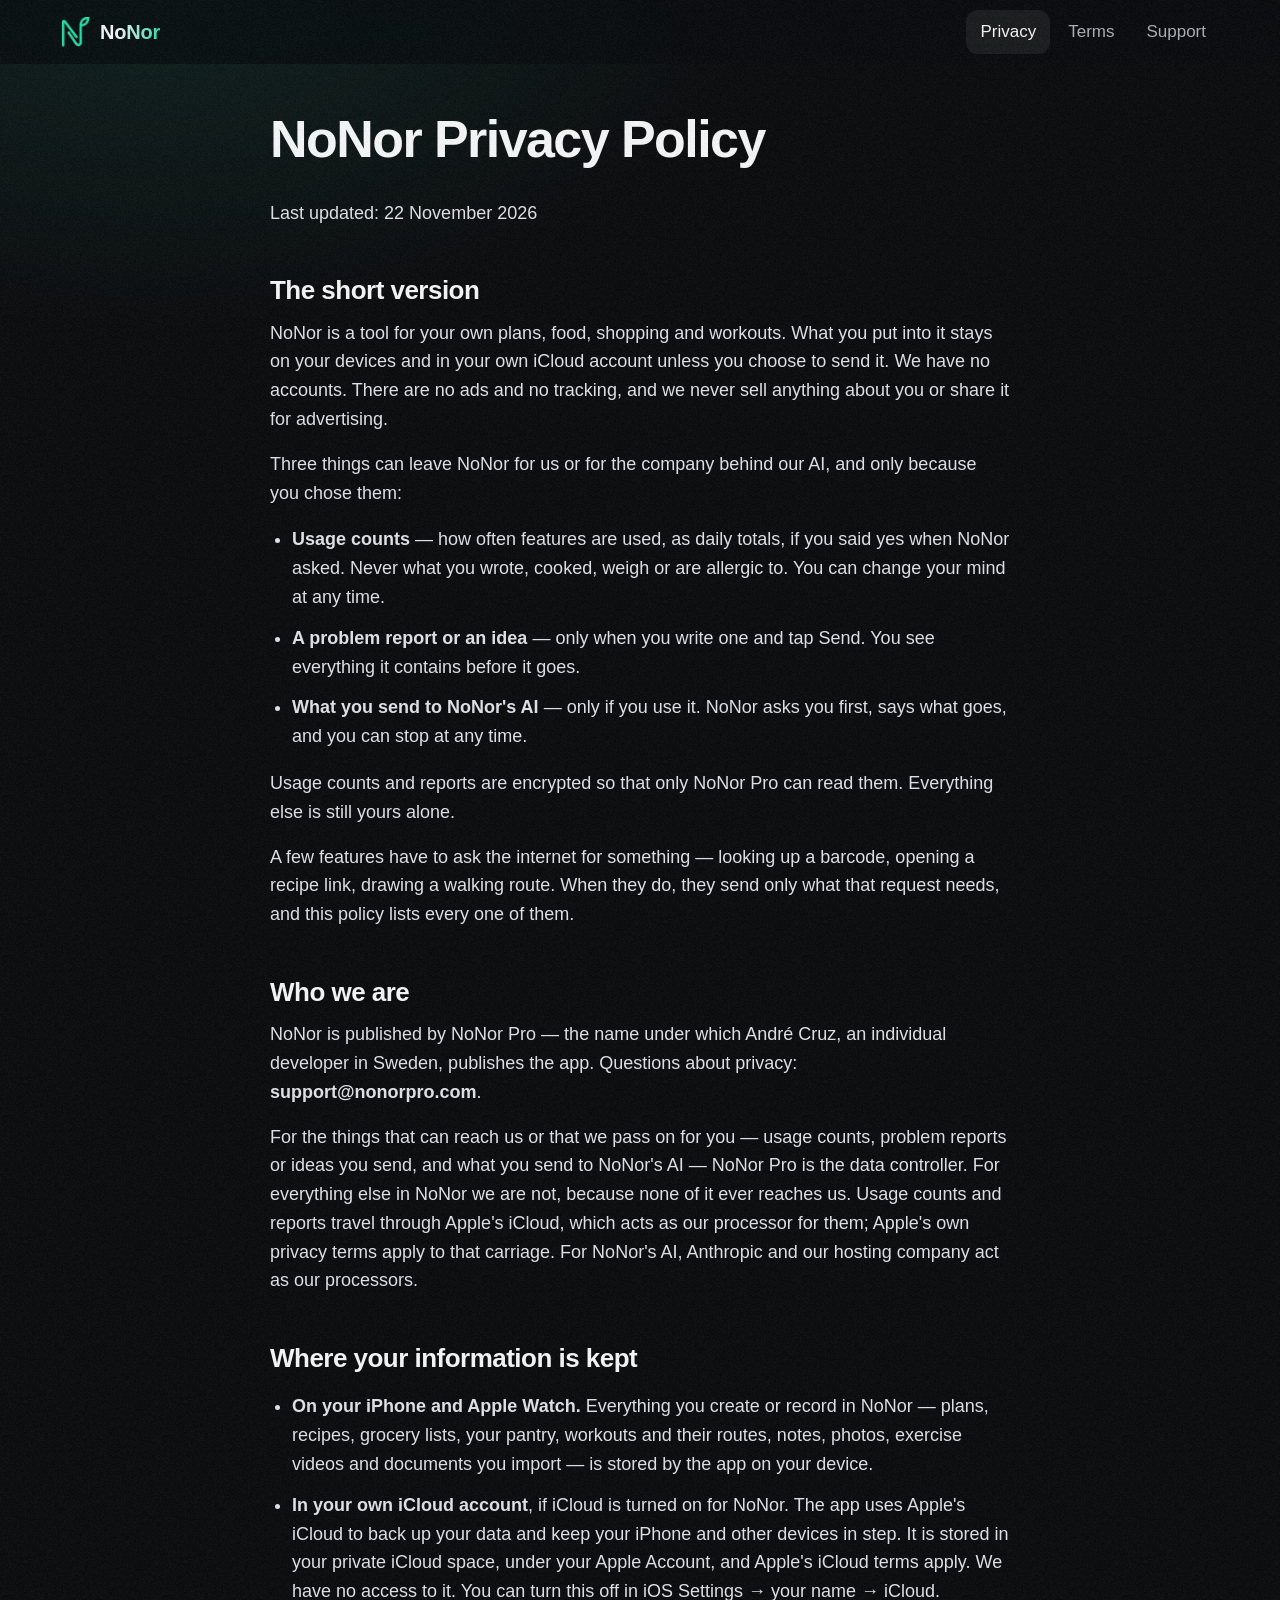
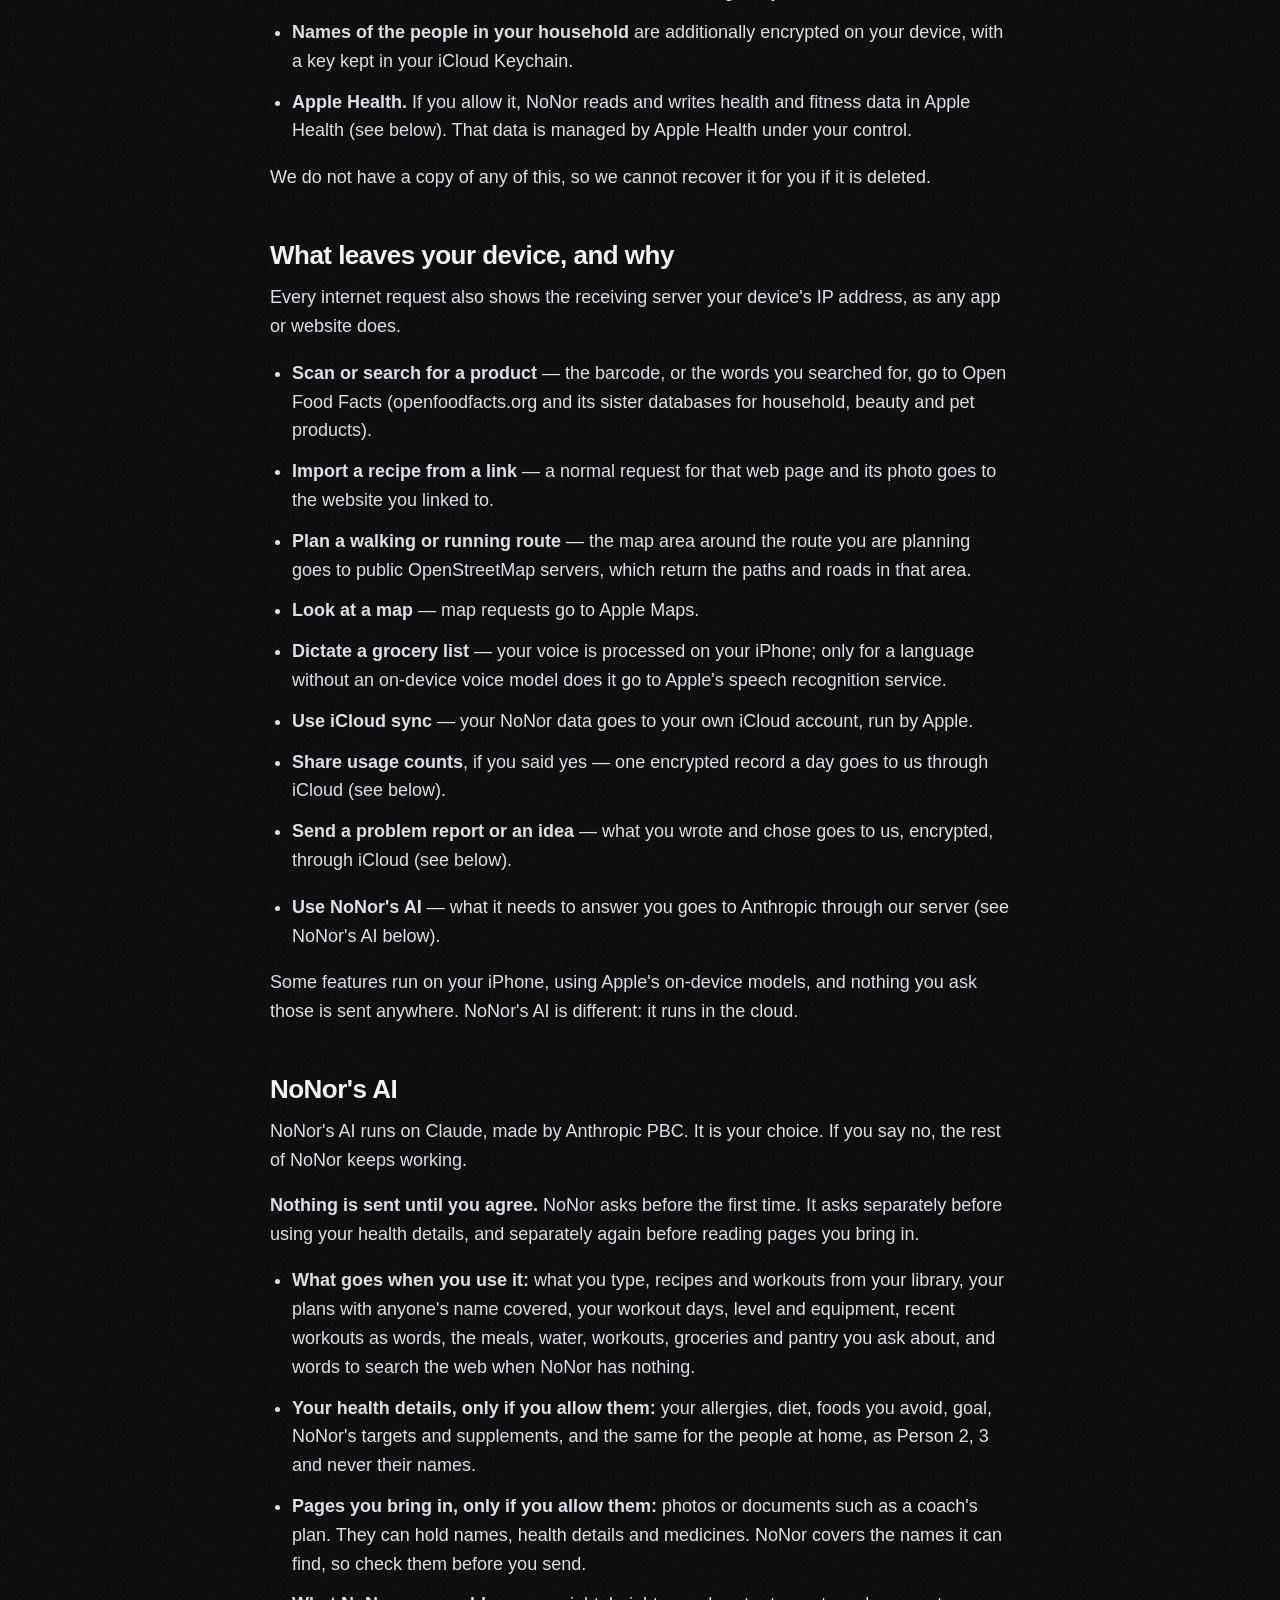
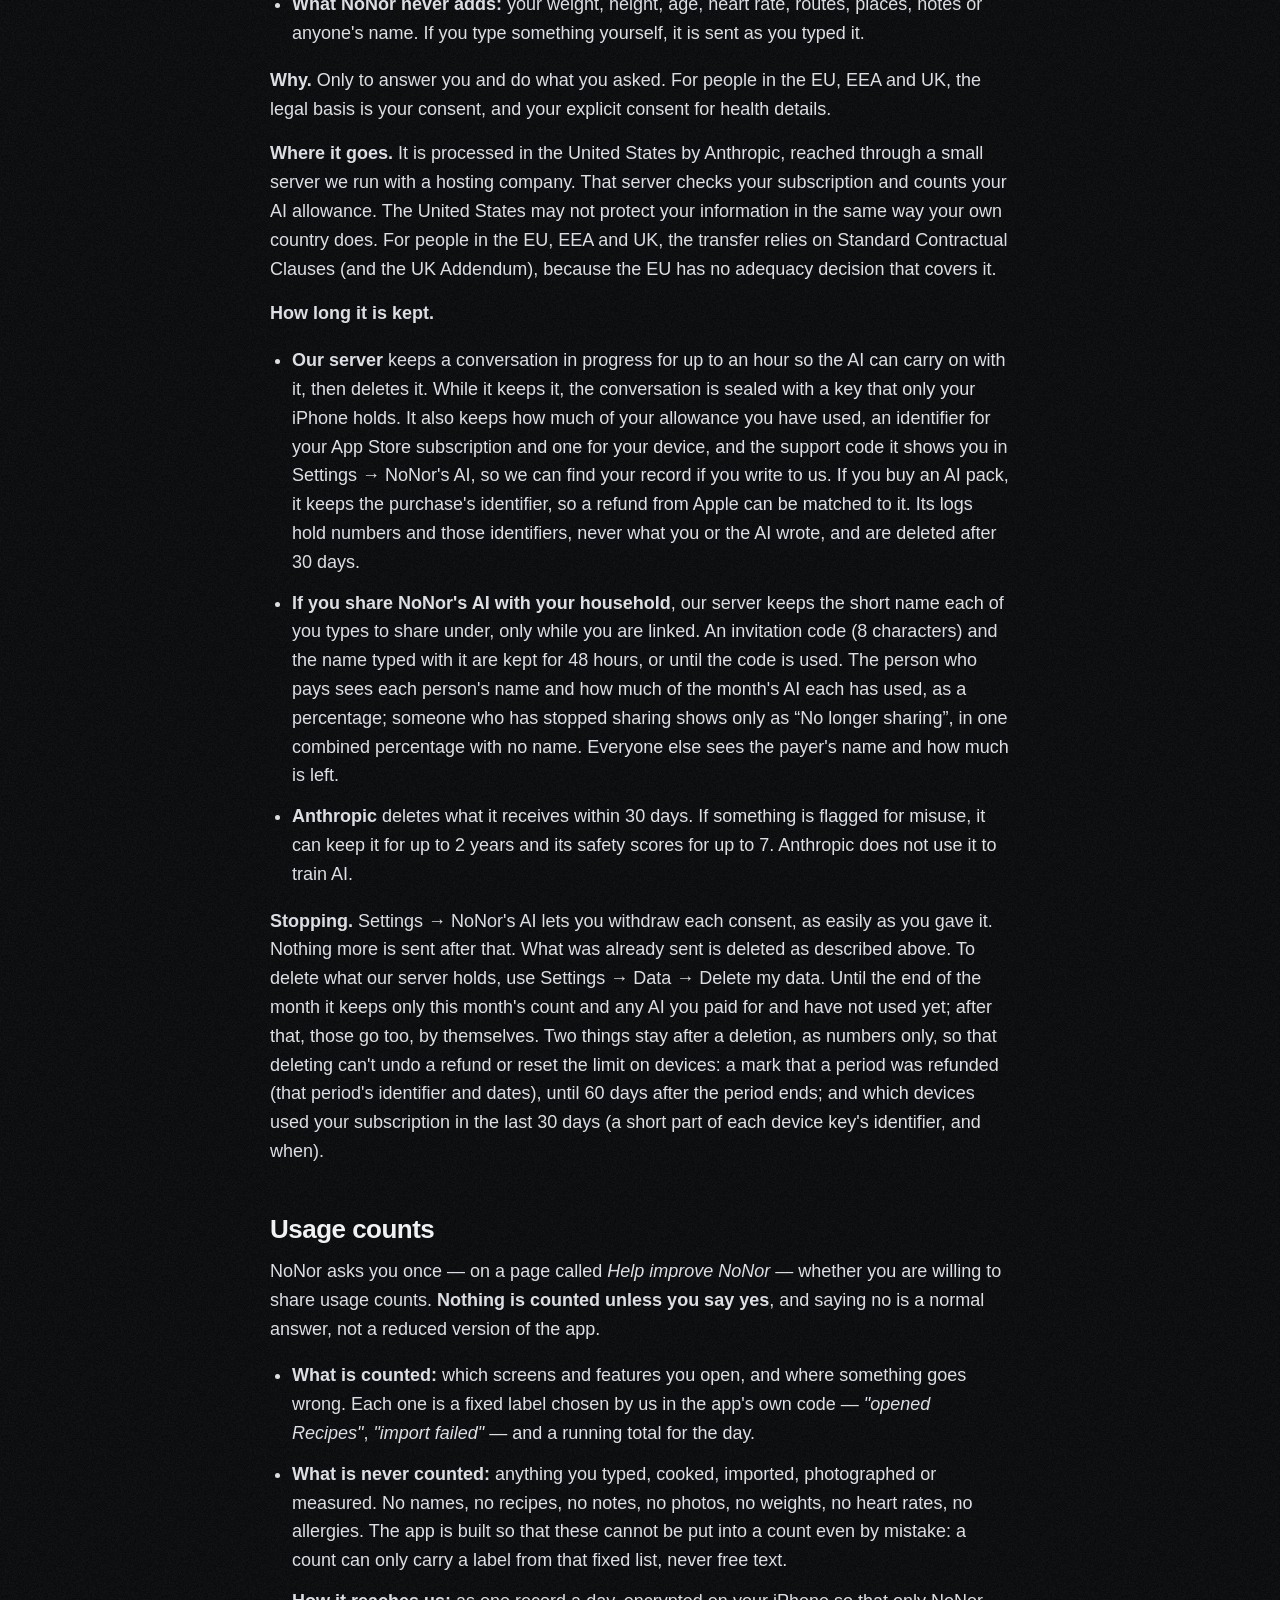
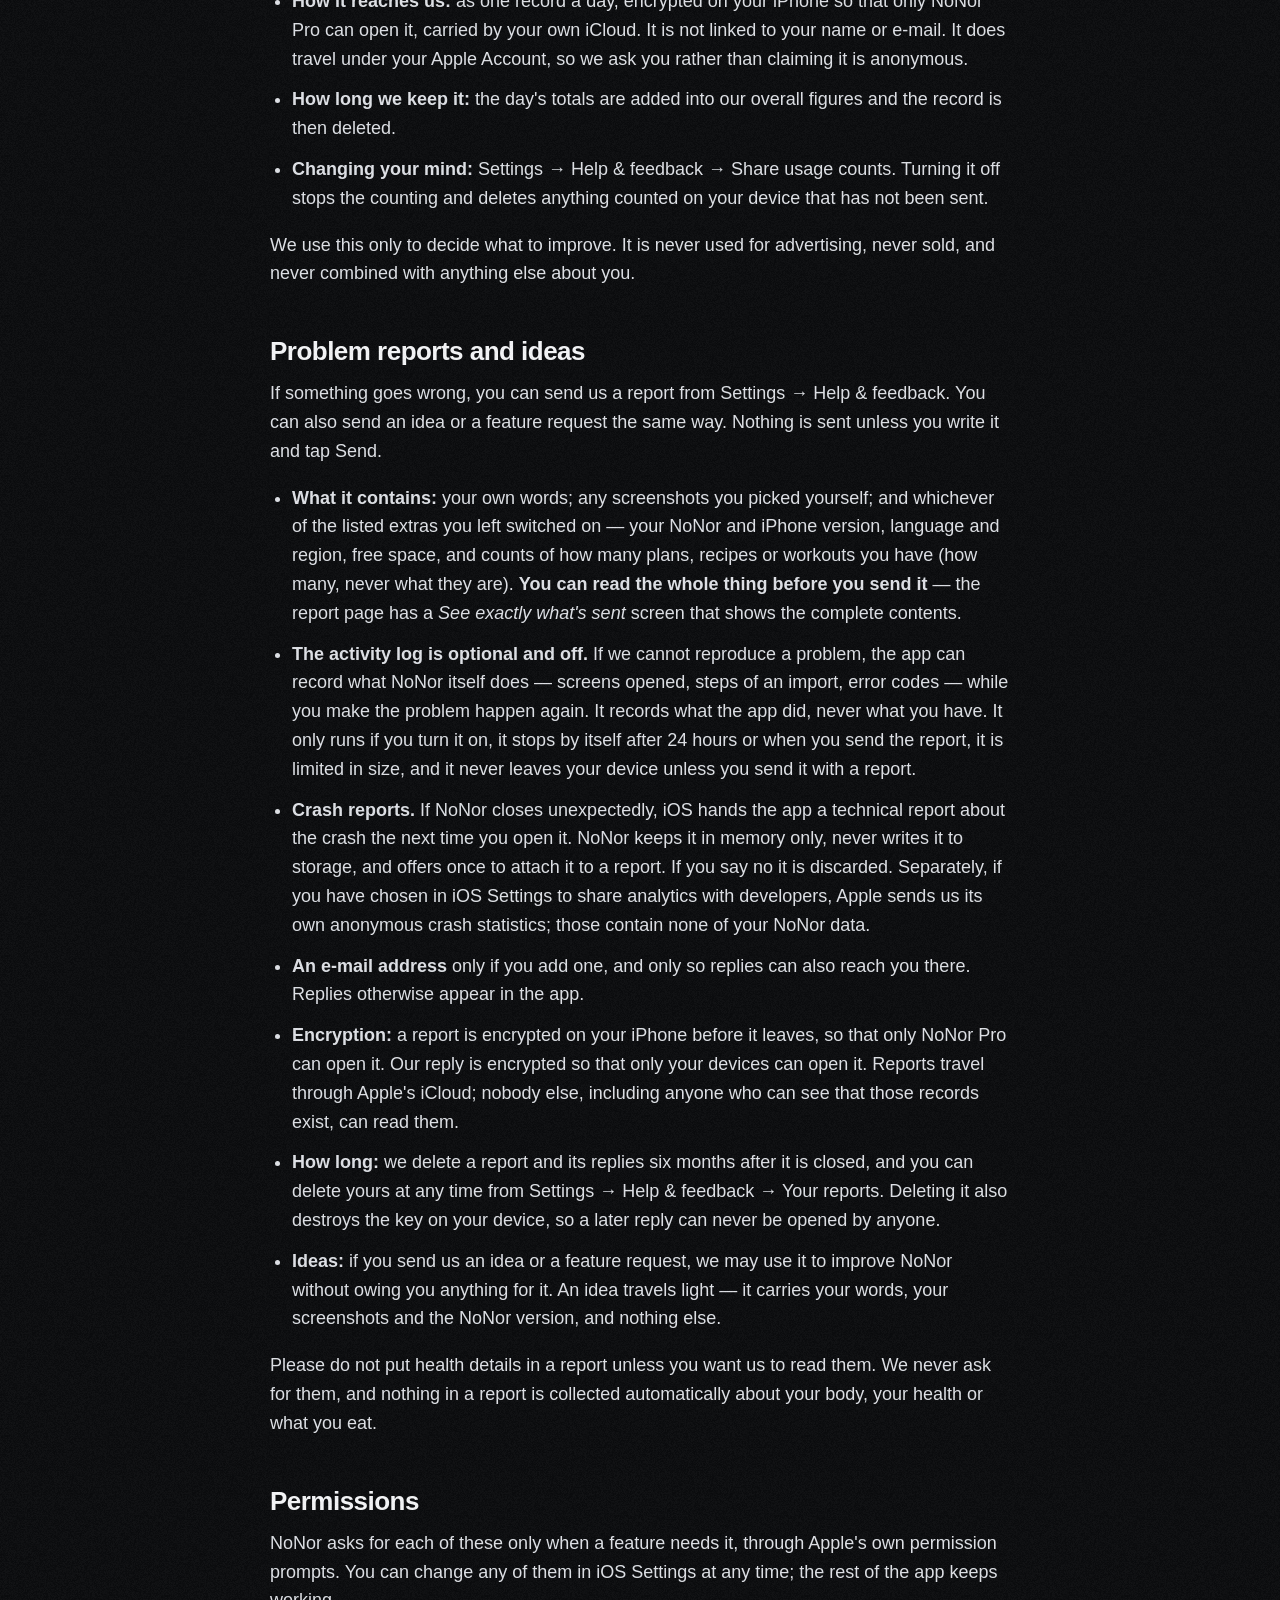
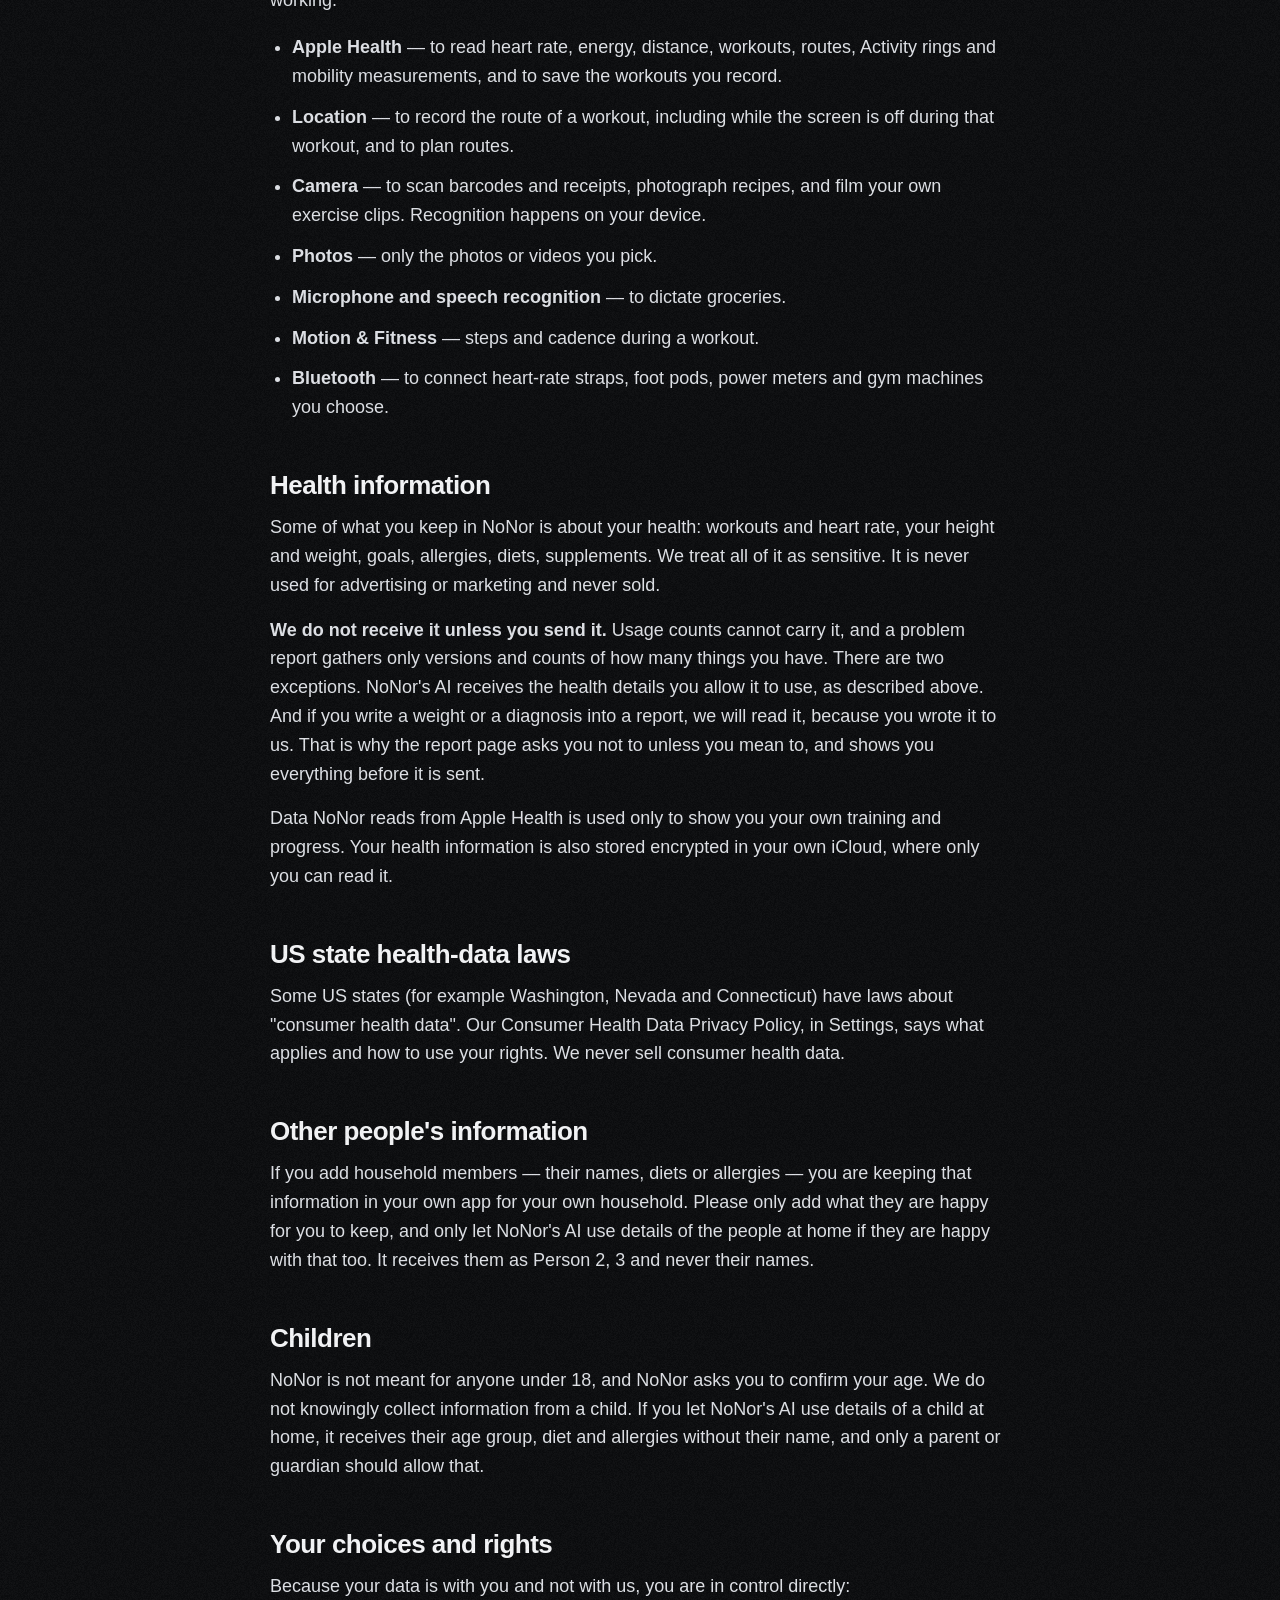
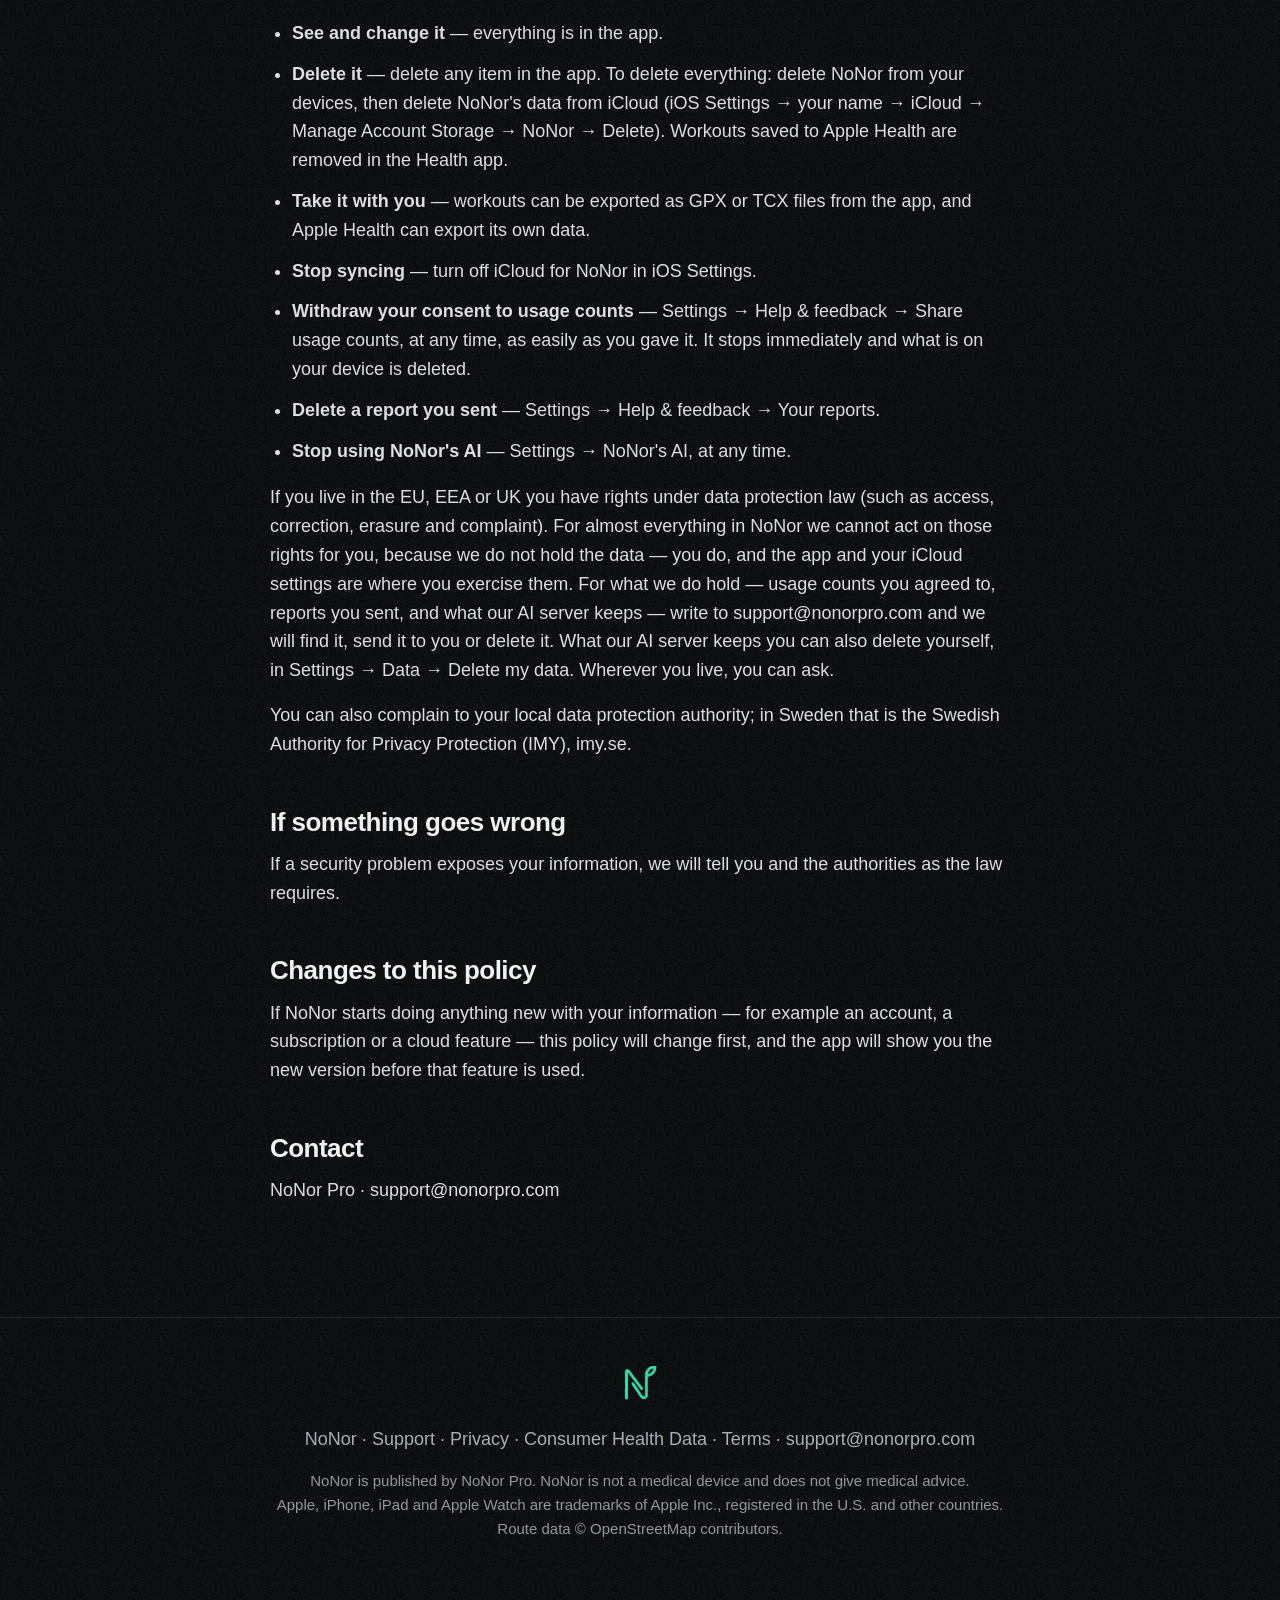
<file: privacy.html>
<!DOCTYPE html>
<html lang="en">
<head>
<meta charset="utf-8">
<meta name="viewport" content="width=device-width, initial-scale=1">
<title>NoNor — Privacy Policy</title>
<meta name="description" content="How NoNor handles your information.">
<meta property="og:title" content="NoNor — Privacy Policy">
<meta property="og:description" content="How NoNor handles your information.">
<meta property="og:type" content="website">
<link rel="icon" href="assets/favicon-32.png?v=f9df2a14" sizes="32x32">
<link rel="apple-touch-icon" href="assets/apple-touch-icon.png?v=30be735e">
<link rel="canonical" href="https://nonorpro.com/privacy.html">
<meta property="og:image" content="https://nonorpro.com/assets/og.jpg?v=42722377">
<meta property="og:url" content="https://nonorpro.com/privacy.html">
<meta name="twitter:card" content="summary_large_image">
<meta name="theme-color" content="#0b0c0e">
<meta name="color-scheme" content="dark">
<link rel="stylesheet" href="style.css?v=61bd5713">
</head>
<body>
<header class="bar">
  <a class="brand" href="index.html"><img src="assets/logo-teal.png?v=fca4ad81" alt=""><span>NoNor</span></a>
  <nav>
    <a href="privacy.html" class="on">Privacy</a>
    <a href="terms.html">Terms</a>
    <a href="support.html">Support</a>
  </nav>
</header>
<main class="doc reveal in"><h1>NoNor Privacy Policy</h1>
<p>Last updated: 22 November 2026</p>
<h2>The short version</h2>
<p>NoNor is a tool for your own plans, food, shopping and workouts. What you put into it stays on your devices and in your own iCloud account unless you choose to send it. We have no accounts. There are no ads and no tracking, and we never sell anything about you or share it for advertising.</p>
<p>Three things can leave NoNor for us or for the company behind our AI, and only because you chose them:</p>
<ul><li><b>Usage counts</b> — how often features are used, as daily totals, if you said yes when NoNor asked. Never what you wrote, cooked, weigh or are allergic to. You can change your mind at any time.</li><li><b>A problem report or an idea</b> — only when you write one and tap Send. You see everything it contains before it goes.</li><li><b>What you send to NoNor&#x27;s AI</b> — only if you use it. NoNor asks you first, says what goes, and you can stop at any time.</li></ul>
<p>Usage counts and reports are encrypted so that only NoNor Pro can read them. Everything else is still yours alone.</p>
<p>A few features have to ask the internet for something — looking up a barcode, opening a recipe link, drawing a walking route. When they do, they send only what that request needs, and this policy lists every one of them.</p>
<h2>Who we are</h2>
<p>NoNor is published by NoNor Pro — the name under which André Cruz, an individual developer in Sweden, publishes the app. Questions about privacy: <b>support@nonorpro.com</b>.</p>
<p>For the things that can reach us or that we pass on for you — usage counts, problem reports or ideas you send, and what you send to NoNor&#x27;s AI — NoNor Pro is the data controller. For everything else in NoNor we are not, because none of it ever reaches us. Usage counts and reports travel through Apple&#x27;s iCloud, which acts as our processor for them; Apple&#x27;s own privacy terms apply to that carriage. For NoNor&#x27;s AI, Anthropic and our hosting company act as our processors.</p>
<h2>Where your information is kept</h2>
<ul><li><b>On your iPhone and Apple Watch.</b> Everything you create or record in NoNor — plans, recipes, grocery lists, your pantry, workouts and their routes, notes, photos, exercise videos and documents you import — is stored by the app on your device.</li><li><b>In your own iCloud account</b>, if iCloud is turned on for NoNor. The app uses Apple&#x27;s iCloud to back up your data and keep your iPhone and other devices in step. It is stored in your private iCloud space, under your Apple Account, and Apple&#x27;s iCloud terms apply. We have no access to it. You can turn this off in iOS Settings → your name → iCloud.</li><li><b>Names of the people in your household</b> are additionally encrypted on your device, with a key kept in your iCloud Keychain.</li><li><b>Apple Health.</b> If you allow it, NoNor reads and writes health and fitness data in Apple Health (see below). That data is managed by Apple Health under your control.</li></ul>
<p>We do not have a copy of any of this, so we cannot recover it for you if it is deleted.</p>
<h2>What leaves your device, and why</h2>
<p>Every internet request also shows the receiving server your device&#x27;s IP address, as any app or website does.</p>
<ul><li><b>Scan or search for a product</b> — the barcode, or the words you searched for, go to Open Food Facts (openfoodfacts.org and its sister databases for household, beauty and pet products).</li><li><b>Import a recipe from a link</b> — a normal request for that web page and its photo goes to the website you linked to.</li><li><b>Plan a walking or running route</b> — the map area around the route you are planning goes to public OpenStreetMap servers, which return the paths and roads in that area.</li><li><b>Look at a map</b> — map requests go to Apple Maps.</li><li><b>Dictate a grocery list</b> — your voice is processed on your iPhone; only for a language without an on-device voice model does it go to Apple&#x27;s speech recognition service.</li><li><b>Use iCloud sync</b> — your NoNor data goes to your own iCloud account, run by Apple.</li><li><b>Share usage counts</b>, if you said yes — one encrypted record a day goes to us through iCloud (see below).</li><li><b>Send a problem report or an idea</b> — what you wrote and chose goes to us, encrypted, through iCloud (see below).</li></ul>
<ul><li><b>Use NoNor&#x27;s AI</b> — what it needs to answer you goes to Anthropic through our server (see NoNor&#x27;s AI below).</li></ul>
<p>Some features run on your iPhone, using Apple&#x27;s on-device models, and nothing you ask those is sent anywhere. NoNor&#x27;s AI is different: it runs in the cloud.</p>
<h2>NoNor&#x27;s AI</h2>
<p>NoNor&#x27;s AI runs on Claude, made by Anthropic PBC. It is your choice. If you say no, the rest of NoNor keeps working.</p>
<p><b>Nothing is sent until you agree.</b> NoNor asks before the first time. It asks separately before using your health details, and separately again before reading pages you bring in.</p>
<ul><li><b>What goes when you use it:</b> what you type, recipes and workouts from your library, your plans with anyone&#x27;s name covered, your workout days, level and equipment, recent workouts as words, the meals, water, workouts, groceries and pantry you ask about, and words to search the web when NoNor has nothing.</li><li><b>Your health details, only if you allow them:</b> your allergies, diet, foods you avoid, goal, NoNor&#x27;s targets and supplements, and the same for the people at home, as Person 2, 3 and never their names.</li><li><b>Pages you bring in, only if you allow them:</b> photos or documents such as a coach&#x27;s plan. They can hold names, health details and medicines. NoNor covers the names it can find, so check them before you send.</li><li><b>What NoNor never adds:</b> your weight, height, age, heart rate, routes, places, notes or anyone&#x27;s name. If you type something yourself, it is sent as you typed it.</li></ul>
<p><b>Why.</b> Only to answer you and do what you asked. For people in the EU, EEA and UK, the legal basis is your consent, and your explicit consent for health details.</p>
<p><b>Where it goes.</b> It is processed in the United States by Anthropic, reached through a small server we run with a hosting company. That server checks your subscription and counts your AI allowance. The United States may not protect your information in the same way your own country does. For people in the EU, EEA and UK, the transfer relies on Standard Contractual Clauses (and the UK Addendum), because the EU has no adequacy decision that covers it.</p>
<p><b>How long it is kept.</b></p>
<ul><li><b>Our server</b> keeps a conversation in progress for up to an hour so the AI can carry on with it, then deletes it. While it keeps it, the conversation is sealed with a key that only your iPhone holds. It also keeps how much of your allowance you have used, an identifier for your App Store subscription and one for your device, and the support code it shows you in Settings → NoNor&#x27;s AI, so we can find your record if you write to us. If you buy an AI pack, it keeps the purchase&#x27;s identifier, so a refund from Apple can be matched to it. Its logs hold numbers and those identifiers, never what you or the AI wrote, and are deleted after 30 days.</li><li><b>If you share NoNor&#x27;s AI with your household</b>, our server keeps the short name each of you types to share under, only while you are linked. An invitation code (8 characters) and the name typed with it are kept for 48 hours, or until the code is used. The person who pays sees each person&#x27;s name and how much of the month&#x27;s AI each has used, as a percentage; someone who has stopped sharing shows only as “No longer sharing”, in one combined percentage with no name. Everyone else sees the payer&#x27;s name and how much is left.</li><li><b>Anthropic</b> deletes what it receives within 30 days. If something is flagged for misuse, it can keep it for up to 2 years and its safety scores for up to 7. Anthropic does not use it to train AI.</li></ul>
<p><b>Stopping.</b> Settings → NoNor&#x27;s AI lets you withdraw each consent, as easily as you gave it. Nothing more is sent after that. What was already sent is deleted as described above. To delete what our server holds, use Settings → Data → Delete my data. Until the end of the month it keeps only this month&#x27;s count and any AI you paid for and have not used yet; after that, those go too, by themselves. Two things stay after a deletion, as numbers only, so that deleting can&#x27;t undo a refund or reset the limit on devices: a mark that a period was refunded (that period&#x27;s identifier and dates), until 60 days after the period ends; and which devices used your subscription in the last 30 days (a short part of each device key&#x27;s identifier, and when).</p>
<h2>Usage counts</h2>
<p>NoNor asks you once — on a page called <i>Help improve NoNor</i> — whether you are willing to share usage counts. <b>Nothing is counted unless you say yes</b>, and saying no is a normal answer, not a reduced version of the app.</p>
<ul><li><b>What is counted:</b> which screens and features you open, and where something goes wrong. Each one is a fixed label chosen by us in the app&#x27;s own code — <i>&quot;opened Recipes&quot;</i>, <i>&quot;import failed&quot;</i> — and a running total for the day.</li><li><b>What is never counted:</b> anything you typed, cooked, imported, photographed or measured. No names, no recipes, no notes, no photos, no weights, no heart rates, no allergies. The app is built so that these cannot be put into a count even by mistake: a count can only carry a label from that fixed list, never free text.</li><li><b>How it reaches us:</b> as one record a day, encrypted on your iPhone so that only NoNor Pro can open it, carried by your own iCloud. It is not linked to your name or e-mail. It does travel under your Apple Account, so we ask you rather than claiming it is anonymous.</li><li><b>How long we keep it:</b> the day&#x27;s totals are added into our overall figures and the record is then deleted.</li><li><b>Changing your mind:</b> Settings → Help &amp; feedback → Share usage counts. Turning it off stops the counting and deletes anything counted on your device that has not been sent.</li></ul>
<p>We use this only to decide what to improve. It is never used for advertising, never sold, and never combined with anything else about you.</p>
<h2>Problem reports and ideas</h2>
<p>If something goes wrong, you can send us a report from Settings → Help &amp; feedback. You can also send an idea or a feature request the same way. Nothing is sent unless you write it and tap Send.</p>
<ul><li><b>What it contains:</b> your own words; any screenshots you picked yourself; and whichever of the listed extras you left switched on — your NoNor and iPhone version, language and region, free space, and counts of how many plans, recipes or workouts you have (how many, never what they are). <b>You can read the whole thing before you send it</b> — the report page has a <i>See exactly what&#x27;s sent</i> screen that shows the complete contents.</li><li><b>The activity log is optional and off.</b> If we cannot reproduce a problem, the app can record what NoNor itself does — screens opened, steps of an import, error codes — while you make the problem happen again. It records what the app did, never what you have. It only runs if you turn it on, it stops by itself after 24 hours or when you send the report, it is limited in size, and it never leaves your device unless you send it with a report.</li><li><b>Crash reports.</b> If NoNor closes unexpectedly, iOS hands the app a technical report about the crash the next time you open it. NoNor keeps it in memory only, never writes it to storage, and offers once to attach it to a report. If you say no it is discarded. Separately, if you have chosen in iOS Settings to share analytics with developers, Apple sends us its own anonymous crash statistics; those contain none of your NoNor data.</li><li><b>An e-mail address</b> only if you add one, and only so replies can also reach you there. Replies otherwise appear in the app.</li><li><b>Encryption:</b> a report is encrypted on your iPhone before it leaves, so that only NoNor Pro can open it. Our reply is encrypted so that only your devices can open it. Reports travel through Apple&#x27;s iCloud; nobody else, including anyone who can see that those records exist, can read them.</li><li><b>How long:</b> we delete a report and its replies six months after it is closed, and you can delete yours at any time from Settings → Help &amp; feedback → Your reports. Deleting it also destroys the key on your device, so a later reply can never be opened by anyone.</li><li><b>Ideas:</b> if you send us an idea or a feature request, we may use it to improve NoNor without owing you anything for it. An idea travels light — it carries your words, your screenshots and the NoNor version, and nothing else.</li></ul>
<p>Please do not put health details in a report unless you want us to read them. We never ask for them, and nothing in a report is collected automatically about your body, your health or what you eat.</p>
<h2>Permissions</h2>
<p>NoNor asks for each of these only when a feature needs it, through Apple&#x27;s own permission prompts. You can change any of them in iOS Settings at any time; the rest of the app keeps working.</p>
<ul><li><b>Apple Health</b> — to read heart rate, energy, distance, workouts, routes, Activity rings and mobility measurements, and to save the workouts you record.</li><li><b>Location</b> — to record the route of a workout, including while the screen is off during that workout, and to plan routes.</li><li><b>Camera</b> — to scan barcodes and receipts, photograph recipes, and film your own exercise clips. Recognition happens on your device.</li><li><b>Photos</b> — only the photos or videos you pick.</li><li><b>Microphone and speech recognition</b> — to dictate groceries.</li><li><b>Motion &amp; Fitness</b> — steps and cadence during a workout.</li><li><b>Bluetooth</b> — to connect heart-rate straps, foot pods, power meters and gym machines you choose.</li></ul>
<h2>Health information</h2>
<p>Some of what you keep in NoNor is about your health: workouts and heart rate, your height and weight, goals, allergies, diets, supplements. We treat all of it as sensitive. It is never used for advertising or marketing and never sold.</p>
<p><b>We do not receive it unless you send it.</b> Usage counts cannot carry it, and a problem report gathers only versions and counts of how many things you have. There are two exceptions. NoNor&#x27;s AI receives the health details you allow it to use, as described above. And if you write a weight or a diagnosis into a report, we will read it, because you wrote it to us. That is why the report page asks you not to unless you mean to, and shows you everything before it is sent.</p>
<p>Data NoNor reads from Apple Health is used only to show you your own training and progress. Your health information is also stored encrypted in your own iCloud, where only you can read it.</p>
<h2>US state health-data laws</h2>
<p>Some US states (for example Washington, Nevada and Connecticut) have laws about &quot;consumer health data&quot;. Our Consumer Health Data Privacy Policy, in Settings, says what applies and how to use your rights. We never sell consumer health data.</p>
<h2>Other people&#x27;s information</h2>
<p>If you add household members — their names, diets or allergies — you are keeping that information in your own app for your own household. Please only add what they are happy for you to keep, and only let NoNor&#x27;s AI use details of the people at home if they are happy with that too. It receives them as Person 2, 3 and never their names.</p>
<h2>Children</h2>
<p>NoNor is not meant for anyone under 18, and NoNor asks you to confirm your age. We do not knowingly collect information from a child. If you let NoNor&#x27;s AI use details of a child at home, it receives their age group, diet and allergies without their name, and only a parent or guardian should allow that.</p>
<h2>Your choices and rights</h2>
<p>Because your data is with you and not with us, you are in control directly:</p>
<ul><li><b>See and change it</b> — everything is in the app.</li><li><b>Delete it</b> — delete any item in the app. To delete everything: delete NoNor from your devices, then delete NoNor&#x27;s data from iCloud (iOS Settings → your name → iCloud → Manage Account Storage → NoNor → Delete). Workouts saved to Apple Health are removed in the Health app.</li><li><b>Take it with you</b> — workouts can be exported as GPX or TCX files from the app, and Apple Health can export its own data.</li><li><b>Stop syncing</b> — turn off iCloud for NoNor in iOS Settings.</li><li><b>Withdraw your consent to usage counts</b> — Settings → Help &amp; feedback → Share usage counts, at any time, as easily as you gave it. It stops immediately and what is on your device is deleted.</li><li><b>Delete a report you sent</b> — Settings → Help &amp; feedback → Your reports.</li><li><b>Stop using NoNor&#x27;s AI</b> — Settings → NoNor&#x27;s AI, at any time.</li></ul>
<p>If you live in the EU, EEA or UK you have rights under data protection law (such as access, correction, erasure and complaint). For almost everything in NoNor we cannot act on those rights for you, because we do not hold the data — you do, and the app and your iCloud settings are where you exercise them. For what we do hold — usage counts you agreed to, reports you sent, and what our AI server keeps — write to support@nonorpro.com and we will find it, send it to you or delete it. What our AI server keeps you can also delete yourself, in Settings → Data → Delete my data. Wherever you live, you can ask.</p>
<p>You can also complain to your local data protection authority; in Sweden that is the Swedish Authority for Privacy Protection (IMY), imy.se.</p>
<h2>If something goes wrong</h2>
<p>If a security problem exposes your information, we will tell you and the authorities as the law requires.</p>
<h2>Changes to this policy</h2>
<p>If NoNor starts doing anything new with your information — for example an account, a subscription or a cloud feature — this policy will change first, and the app will show you the new version before that feature is used.</p>
<h2>Contact</h2>
<p>NoNor Pro · support@nonorpro.com</p></main>
<footer>
  <a class="mark" href="index.html" aria-label="NoNor"><img src="assets/logo-teal.png?v=fca4ad81" alt=""></a>
  <p><a href="index.html">NoNor</a> · <a href="support.html">Support</a> · <a href="privacy.html">Privacy</a> · <a href="health-data.html">Consumer Health Data</a> · <a href="terms.html">Terms</a> ·
     <a href="mailto:support@nonorpro.com">support@nonorpro.com</a></p>
  <p class="fine">NoNor is published by NoNor Pro. NoNor is not a medical device and does not give medical advice.<br>Apple, iPhone, iPad and Apple Watch are trademarks of Apple Inc., registered in the U.S. and other countries. Route data © OpenStreetMap contributors.</p>
</footer>
<script>
  const bar = document.querySelector('.bar');
  addEventListener('scroll', () => bar.classList.toggle('stuck', scrollY > 8), { passive: true });
  const io = new IntersectionObserver((es) => es.forEach(e => { if (e.isIntersecting) { e.target.classList.add('in'); io.unobserve(e.target); } }), { rootMargin: '0px 0px 12% 0px' });
  document.querySelectorAll('.reveal').forEach(el => io.observe(el));
  setTimeout(() => document.querySelectorAll('.reveal').forEach(el => { if (el.getBoundingClientRect().top < innerHeight) el.classList.add('in'); }), 60);
</script>
</body>
</html>
</file>
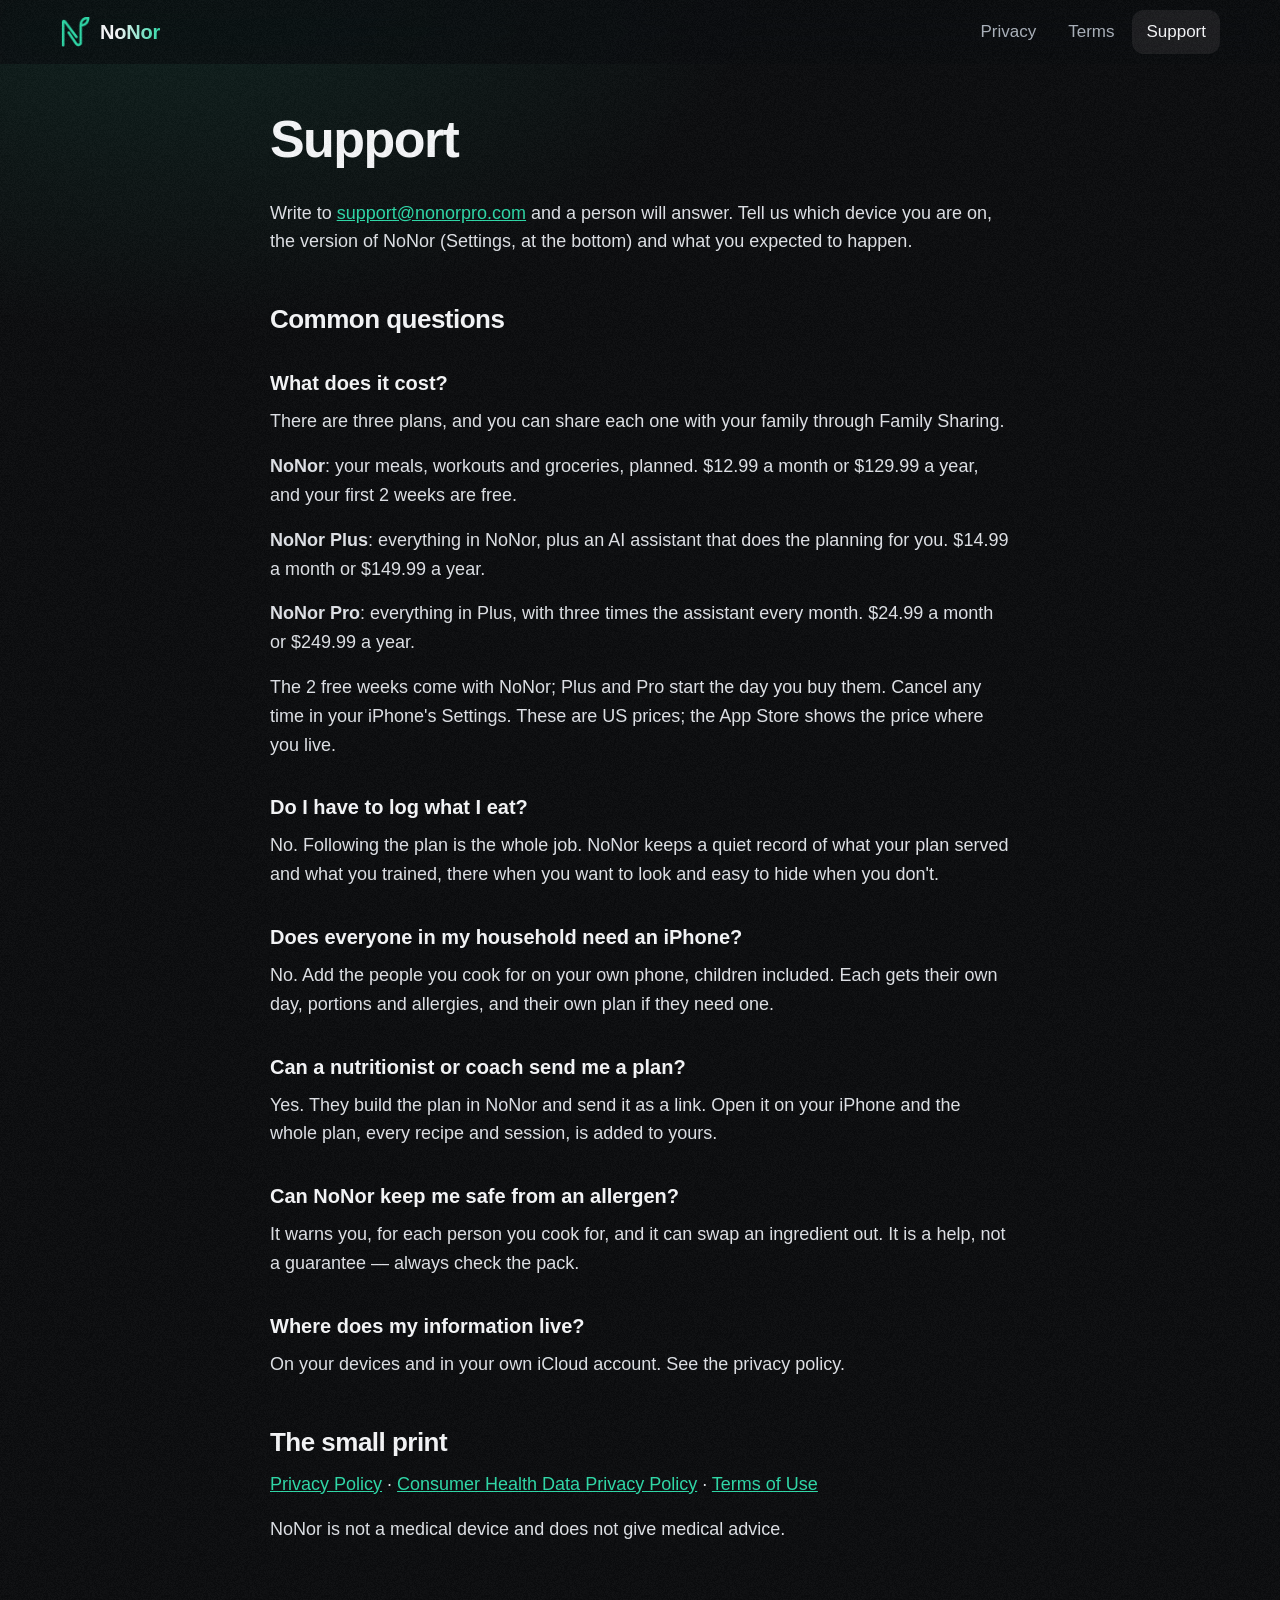
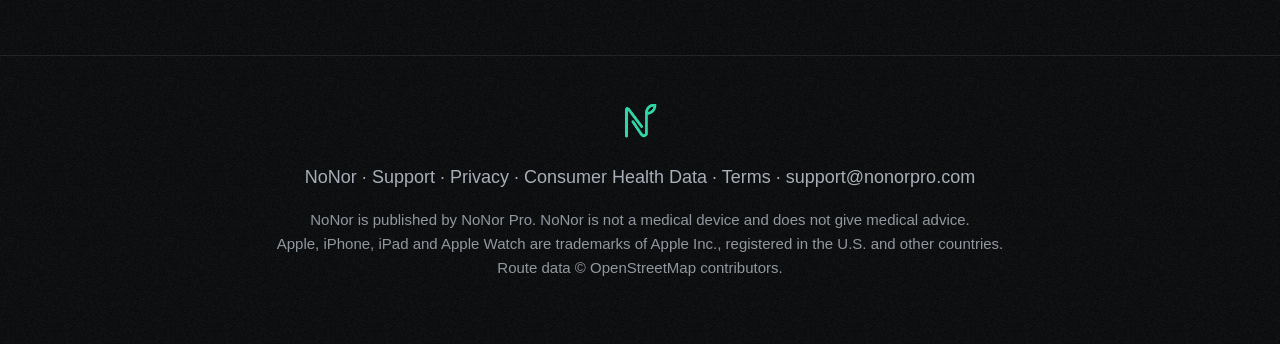
<file: support.html>
<!DOCTYPE html>
<html lang="en">
<head>
<meta charset="utf-8">
<meta name="viewport" content="width=device-width, initial-scale=1">
<title>NoNor — Support</title>
<meta name="description" content="How to get help with NoNor.">
<meta property="og:title" content="NoNor — Support">
<meta property="og:description" content="How to get help with NoNor.">
<meta property="og:type" content="website">
<link rel="icon" href="assets/favicon-32.png?v=f9df2a14" sizes="32x32">
<link rel="apple-touch-icon" href="assets/apple-touch-icon.png?v=30be735e">
<link rel="canonical" href="https://nonorpro.com/support.html">
<meta property="og:image" content="https://nonorpro.com/assets/og.jpg?v=42722377">
<meta property="og:url" content="https://nonorpro.com/support.html">
<meta name="twitter:card" content="summary_large_image">
<meta name="theme-color" content="#0b0c0e">
<meta name="color-scheme" content="dark">
<link rel="stylesheet" href="style.css?v=61bd5713">
</head>
<body>
<header class="bar">
  <a class="brand" href="index.html"><img src="assets/logo-teal.png?v=fca4ad81" alt=""><span>NoNor</span></a>
  <nav>
    <a href="privacy.html">Privacy</a>
    <a href="terms.html">Terms</a>
    <a href="support.html" class="on">Support</a>
  </nav>
</header>
<main class="doc reveal in">
<h1>Support</h1>
<p>Write to <a href="mailto:support@nonorpro.com">support@nonorpro.com</a> and a person will answer. Tell us which device you are
on, the version of NoNor (Settings, at the bottom) and what you expected to happen.</p>
<h2>Common questions</h2>
<h3>What does it cost?</h3><p>There are three plans, and you can share each one with your family through Family Sharing.</p><p><b>NoNor</b>: your meals, workouts and groceries, planned. $12.99 a month or $129.99 a year, and your first 2 weeks are free.</p><p><b>NoNor Plus</b>: everything in NoNor, plus an AI assistant that does the planning for you. $14.99 a month or $149.99 a year.</p><p><b>NoNor Pro</b>: everything in Plus, with three times the assistant every month. $24.99 a month or $249.99 a year.</p><p>The 2 free weeks come with NoNor; Plus and Pro start the day you buy them. Cancel any time in your iPhone's Settings. These are US prices; the App Store shows the price where you live.</p><h3>Do I have to log what I eat?</h3><p>No. Following the plan is the whole job. NoNor keeps a quiet record of what your plan served and what you trained, there when you want to look and easy to hide when you don't.</p><h3>Does everyone in my household need an iPhone?</h3><p>No. Add the people you cook for on your own phone, children included. Each gets their own day, portions and allergies, and their own plan if they need one.</p><h3>Can a nutritionist or coach send me a plan?</h3><p>Yes. They build the plan in NoNor and send it as a link. Open it on your iPhone and the whole plan, every recipe and session, is added to yours.</p><h3>Can NoNor keep me safe from an allergen?</h3><p>It warns you, for each person you cook for, and it can swap an ingredient out. It is a help, not a guarantee — always check the pack.</p><h3>Where does my information live?</h3><p>On your devices and in your own iCloud account. See the privacy policy.</p>
<h2>The small print</h2>
<p><a href="privacy.html">Privacy Policy</a> · <a href="health-data.html">Consumer Health Data Privacy Policy</a> · <a href="terms.html">Terms of Use</a></p>
<p>NoNor is not a medical device and does not give medical advice.</p>
</main>
<footer>
  <a class="mark" href="index.html" aria-label="NoNor"><img src="assets/logo-teal.png?v=fca4ad81" alt=""></a>
  <p><a href="index.html">NoNor</a> · <a href="support.html">Support</a> · <a href="privacy.html">Privacy</a> · <a href="health-data.html">Consumer Health Data</a> · <a href="terms.html">Terms</a> ·
     <a href="mailto:support@nonorpro.com">support@nonorpro.com</a></p>
  <p class="fine">NoNor is published by NoNor Pro. NoNor is not a medical device and does not give medical advice.<br>Apple, iPhone, iPad and Apple Watch are trademarks of Apple Inc., registered in the U.S. and other countries. Route data © OpenStreetMap contributors.</p>
</footer>
<script>
  const bar = document.querySelector('.bar');
  addEventListener('scroll', () => bar.classList.toggle('stuck', scrollY > 8), { passive: true });
  const io = new IntersectionObserver((es) => es.forEach(e => { if (e.isIntersecting) { e.target.classList.add('in'); io.unobserve(e.target); } }), { rootMargin: '0px 0px 12% 0px' });
  document.querySelectorAll('.reveal').forEach(el => io.observe(el));
  setTimeout(() => document.querySelectorAll('.reveal').forEach(el => { if (el.getBoundingClientRect().top < innerHeight) el.classList.add('in'); }), 60);
</script>
</body>
</html>
</file>
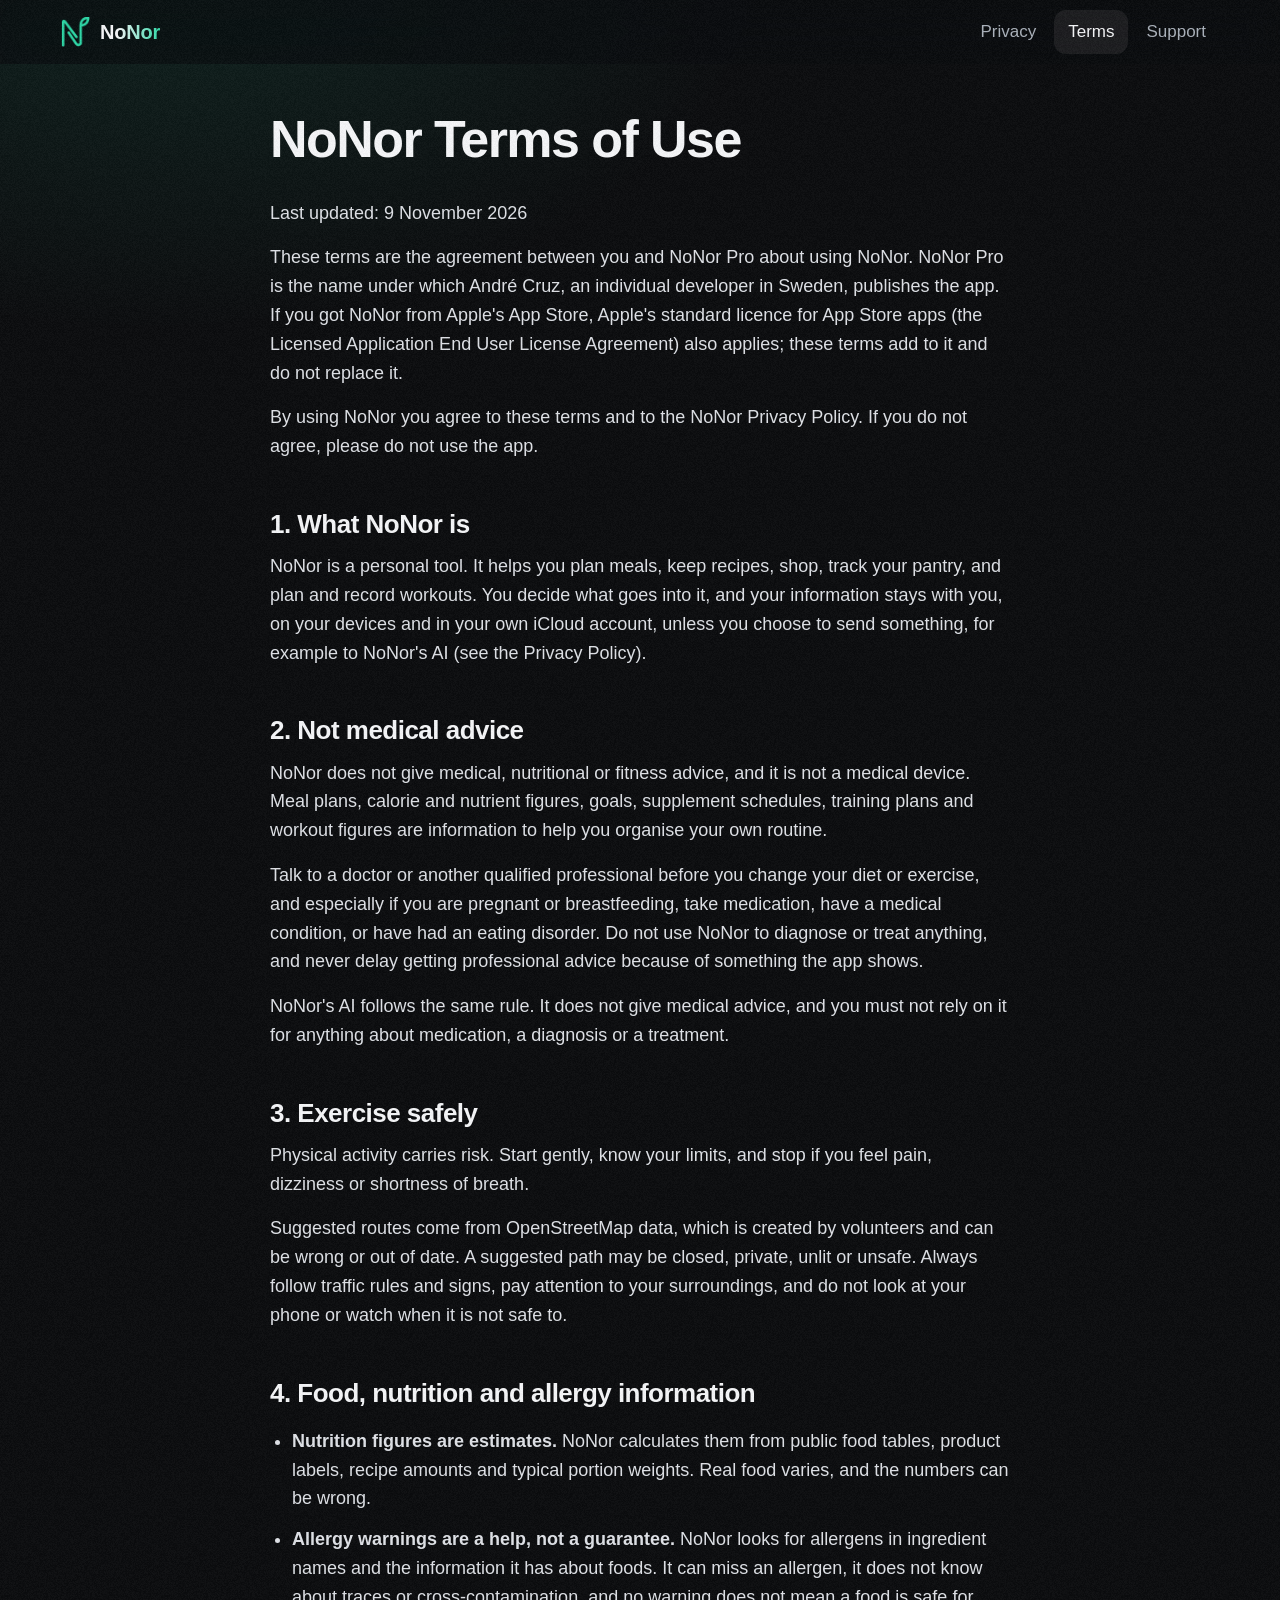
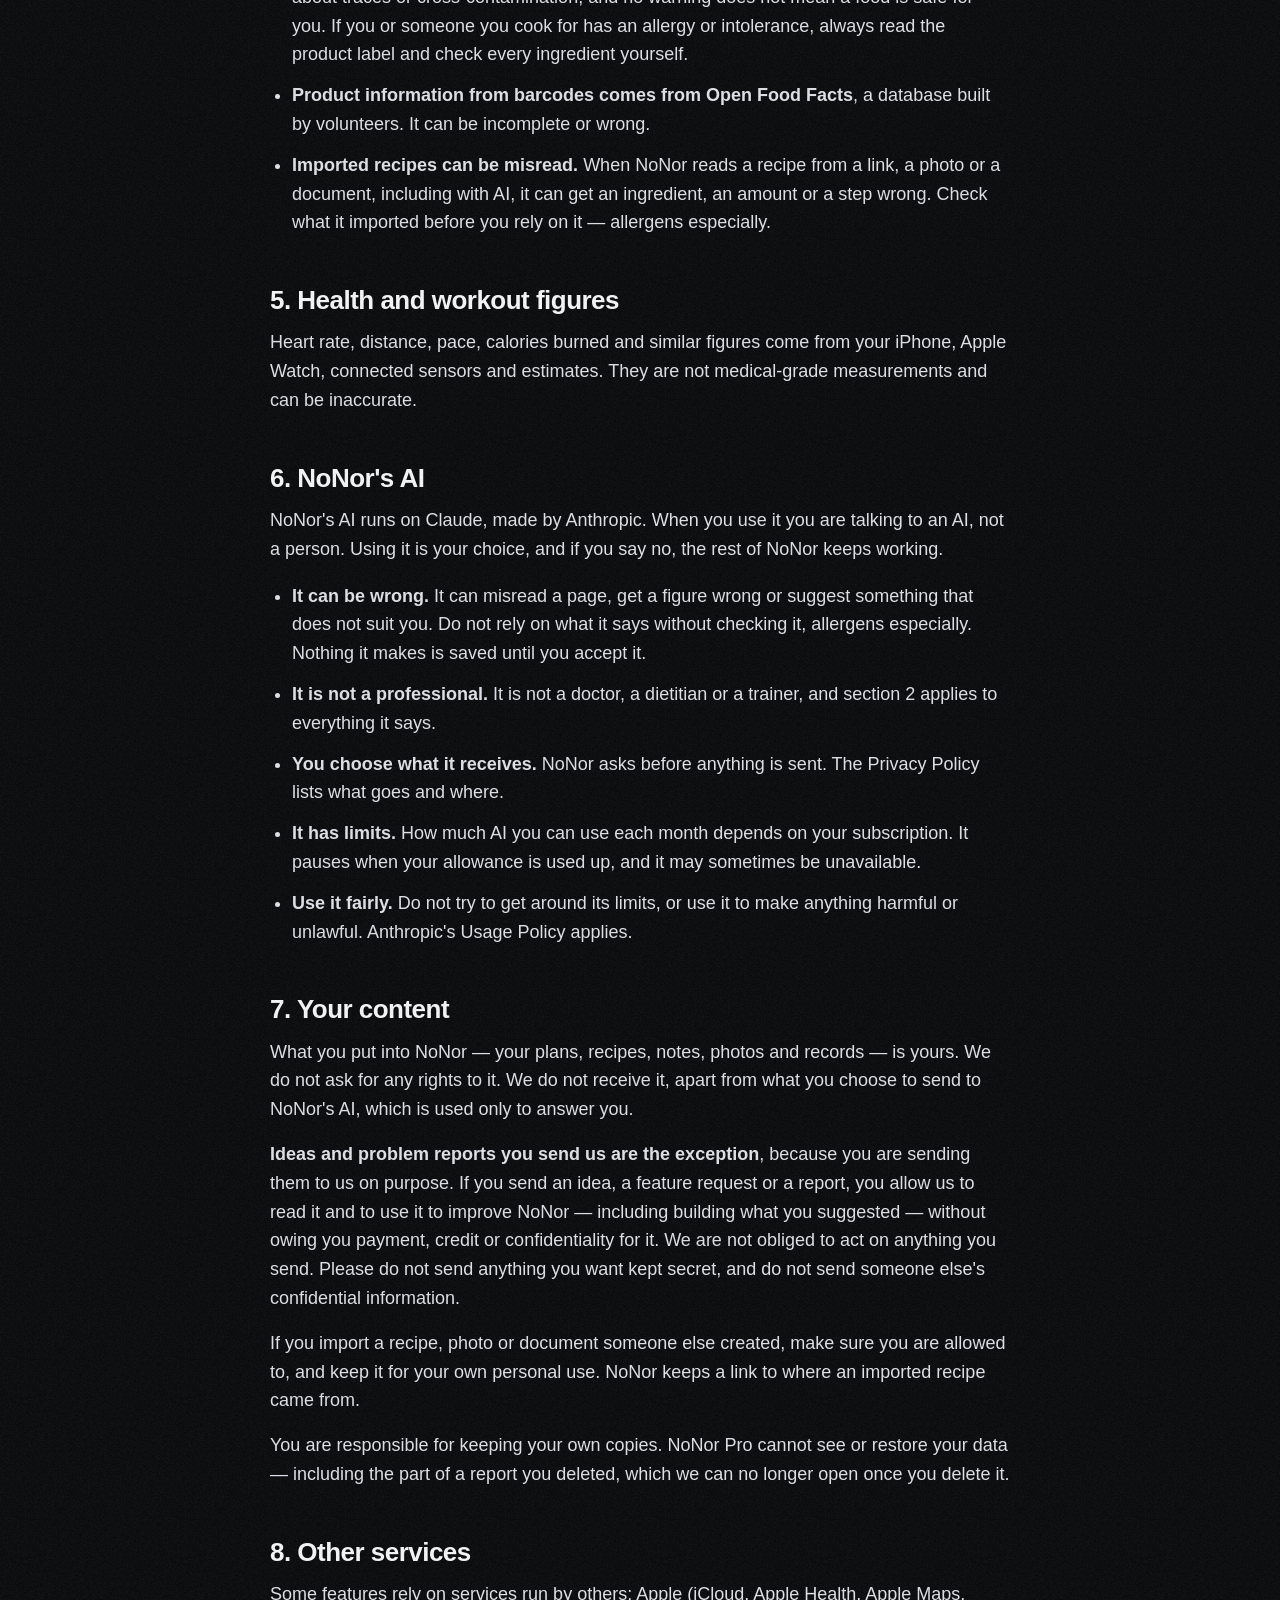
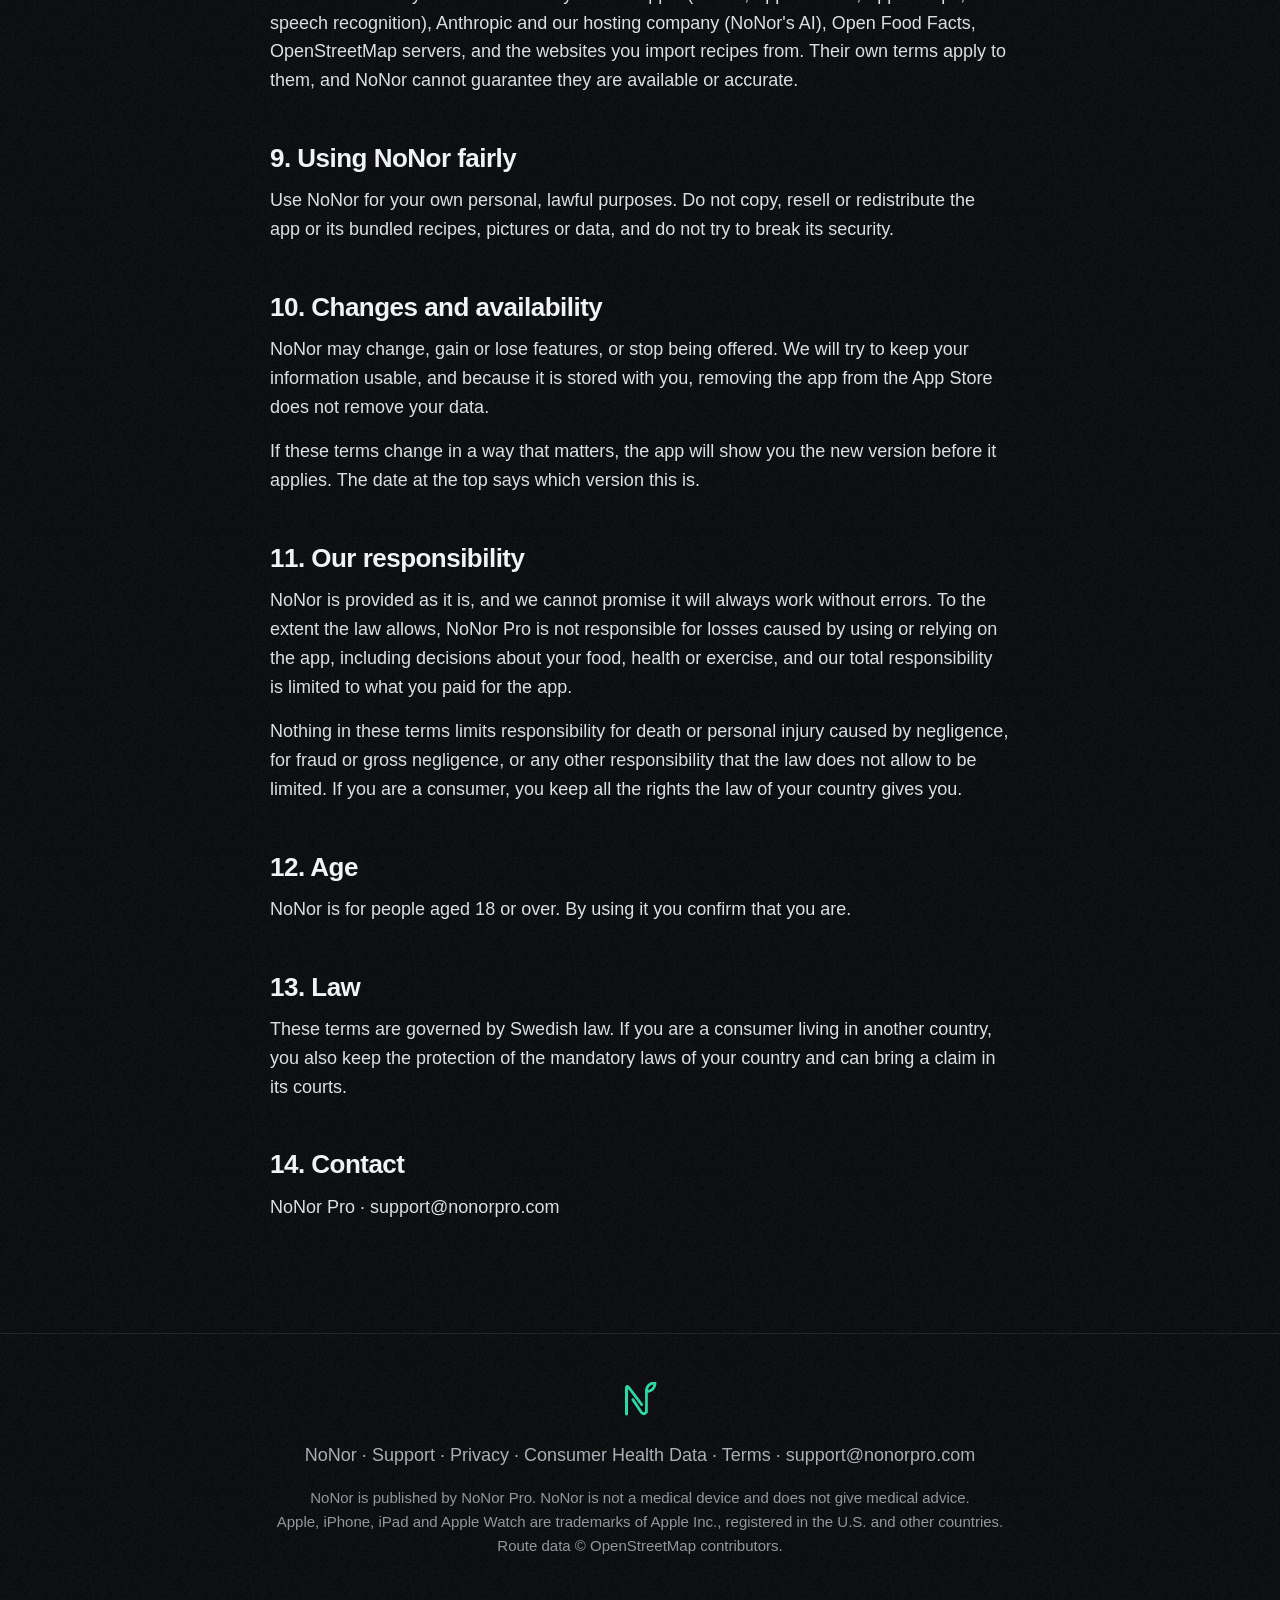
<file: terms.html>
<!DOCTYPE html>
<html lang="en">
<head>
<meta charset="utf-8">
<meta name="viewport" content="width=device-width, initial-scale=1">
<title>NoNor — Terms of Use</title>
<meta name="description" content="The terms for using NoNor.">
<meta property="og:title" content="NoNor — Terms of Use">
<meta property="og:description" content="The terms for using NoNor.">
<meta property="og:type" content="website">
<link rel="icon" href="assets/favicon-32.png?v=f9df2a14" sizes="32x32">
<link rel="apple-touch-icon" href="assets/apple-touch-icon.png?v=30be735e">
<link rel="canonical" href="https://nonorpro.com/terms.html">
<meta property="og:image" content="https://nonorpro.com/assets/og.jpg?v=42722377">
<meta property="og:url" content="https://nonorpro.com/terms.html">
<meta name="twitter:card" content="summary_large_image">
<meta name="theme-color" content="#0b0c0e">
<meta name="color-scheme" content="dark">
<link rel="stylesheet" href="style.css?v=61bd5713">
</head>
<body>
<header class="bar">
  <a class="brand" href="index.html"><img src="assets/logo-teal.png?v=fca4ad81" alt=""><span>NoNor</span></a>
  <nav>
    <a href="privacy.html">Privacy</a>
    <a href="terms.html" class="on">Terms</a>
    <a href="support.html">Support</a>
  </nav>
</header>
<main class="doc reveal in"><h1>NoNor Terms of Use</h1>
<p>Last updated: 9 November 2026</p>
<p>These terms are the agreement between you and NoNor Pro about using NoNor. NoNor Pro is the name under which André Cruz, an individual developer in Sweden, publishes the app. If you got NoNor from Apple&#x27;s App Store, Apple&#x27;s standard licence for App Store apps (the Licensed Application End User License Agreement) also applies; these terms add to it and do not replace it.</p>
<p>By using NoNor you agree to these terms and to the NoNor Privacy Policy. If you do not agree, please do not use the app.</p>
<h2>1. What NoNor is</h2>
<p>NoNor is a personal tool. It helps you plan meals, keep recipes, shop, track your pantry, and plan and record workouts. You decide what goes into it, and your information stays with you, on your devices and in your own iCloud account, unless you choose to send something, for example to NoNor&#x27;s AI (see the Privacy Policy).</p>
<h2>2. Not medical advice</h2>
<p>NoNor does not give medical, nutritional or fitness advice, and it is not a medical device. Meal plans, calorie and nutrient figures, goals, supplement schedules, training plans and workout figures are information to help you organise your own routine.</p>
<p>Talk to a doctor or another qualified professional before you change your diet or exercise, and especially if you are pregnant or breastfeeding, take medication, have a medical condition, or have had an eating disorder. Do not use NoNor to diagnose or treat anything, and never delay getting professional advice because of something the app shows.</p>
<p>NoNor&#x27;s AI follows the same rule. It does not give medical advice, and you must not rely on it for anything about medication, a diagnosis or a treatment.</p>
<h2>3. Exercise safely</h2>
<p>Physical activity carries risk. Start gently, know your limits, and stop if you feel pain, dizziness or shortness of breath.</p>
<p>Suggested routes come from OpenStreetMap data, which is created by volunteers and can be wrong or out of date. A suggested path may be closed, private, unlit or unsafe. Always follow traffic rules and signs, pay attention to your surroundings, and do not look at your phone or watch when it is not safe to.</p>
<h2>4. Food, nutrition and allergy information</h2>
<ul><li><b>Nutrition figures are estimates.</b> NoNor calculates them from public food tables, product labels, recipe amounts and typical portion weights. Real food varies, and the numbers can be wrong.</li><li><b>Allergy warnings are a help, not a guarantee.</b> NoNor looks for allergens in ingredient names and the information it has about foods. It can miss an allergen, it does not know about traces or cross-contamination, and no warning does not mean a food is safe for you. If you or someone you cook for has an allergy or intolerance, always read the product label and check every ingredient yourself.</li><li><b>Product information from barcodes comes from Open Food Facts</b>, a database built by volunteers. It can be incomplete or wrong.</li><li><b>Imported recipes can be misread.</b> When NoNor reads a recipe from a link, a photo or a document, including with AI, it can get an ingredient, an amount or a step wrong. Check what it imported before you rely on it — allergens especially.</li></ul>
<h2>5. Health and workout figures</h2>
<p>Heart rate, distance, pace, calories burned and similar figures come from your iPhone, Apple Watch, connected sensors and estimates. They are not medical-grade measurements and can be inaccurate.</p>
<h2>6. NoNor&#x27;s AI</h2>
<p>NoNor&#x27;s AI runs on Claude, made by Anthropic. When you use it you are talking to an AI, not a person. Using it is your choice, and if you say no, the rest of NoNor keeps working.</p>
<ul><li><b>It can be wrong.</b> It can misread a page, get a figure wrong or suggest something that does not suit you. Do not rely on what it says without checking it, allergens especially. Nothing it makes is saved until you accept it.</li><li><b>It is not a professional.</b> It is not a doctor, a dietitian or a trainer, and section 2 applies to everything it says.</li><li><b>You choose what it receives.</b> NoNor asks before anything is sent. The Privacy Policy lists what goes and where.</li><li><b>It has limits.</b> How much AI you can use each month depends on your subscription. It pauses when your allowance is used up, and it may sometimes be unavailable.</li><li><b>Use it fairly.</b> Do not try to get around its limits, or use it to make anything harmful or unlawful. Anthropic&#x27;s Usage Policy applies.</li></ul>
<h2>7. Your content</h2>
<p>What you put into NoNor — your plans, recipes, notes, photos and records — is yours. We do not ask for any rights to it. We do not receive it, apart from what you choose to send to NoNor&#x27;s AI, which is used only to answer you.</p>
<p><b>Ideas and problem reports you send us are the exception</b>, because you are sending them to us on purpose. If you send an idea, a feature request or a report, you allow us to read it and to use it to improve NoNor — including building what you suggested — without owing you payment, credit or confidentiality for it. We are not obliged to act on anything you send. Please do not send anything you want kept secret, and do not send someone else&#x27;s confidential information.</p>
<p>If you import a recipe, photo or document someone else created, make sure you are allowed to, and keep it for your own personal use. NoNor keeps a link to where an imported recipe came from.</p>
<p>You are responsible for keeping your own copies. NoNor Pro cannot see or restore your data — including the part of a report you deleted, which we can no longer open once you delete it.</p>
<h2>8. Other services</h2>
<p>Some features rely on services run by others: Apple (iCloud, Apple Health, Apple Maps, speech recognition), Anthropic and our hosting company (NoNor&#x27;s AI), Open Food Facts, OpenStreetMap servers, and the websites you import recipes from. Their own terms apply to them, and NoNor cannot guarantee they are available or accurate.</p>
<h2>9. Using NoNor fairly</h2>
<p>Use NoNor for your own personal, lawful purposes. Do not copy, resell or redistribute the app or its bundled recipes, pictures or data, and do not try to break its security.</p>
<h2>10. Changes and availability</h2>
<p>NoNor may change, gain or lose features, or stop being offered. We will try to keep your information usable, and because it is stored with you, removing the app from the App Store does not remove your data.</p>
<p>If these terms change in a way that matters, the app will show you the new version before it applies. The date at the top says which version this is.</p>
<h2>11. Our responsibility</h2>
<p>NoNor is provided as it is, and we cannot promise it will always work without errors. To the extent the law allows, NoNor Pro is not responsible for losses caused by using or relying on the app, including decisions about your food, health or exercise, and our total responsibility is limited to what you paid for the app.</p>
<p>Nothing in these terms limits responsibility for death or personal injury caused by negligence, for fraud or gross negligence, or any other responsibility that the law does not allow to be limited. If you are a consumer, you keep all the rights the law of your country gives you.</p>
<h2>12. Age</h2>
<p>NoNor is for people aged 18 or over. By using it you confirm that you are.</p>
<h2>13. Law</h2>
<p>These terms are governed by Swedish law. If you are a consumer living in another country, you also keep the protection of the mandatory laws of your country and can bring a claim in its courts.</p>
<h2>14. Contact</h2>
<p>NoNor Pro · support@nonorpro.com</p></main>
<footer>
  <a class="mark" href="index.html" aria-label="NoNor"><img src="assets/logo-teal.png?v=fca4ad81" alt=""></a>
  <p><a href="index.html">NoNor</a> · <a href="support.html">Support</a> · <a href="privacy.html">Privacy</a> · <a href="health-data.html">Consumer Health Data</a> · <a href="terms.html">Terms</a> ·
     <a href="mailto:support@nonorpro.com">support@nonorpro.com</a></p>
  <p class="fine">NoNor is published by NoNor Pro. NoNor is not a medical device and does not give medical advice.<br>Apple, iPhone, iPad and Apple Watch are trademarks of Apple Inc., registered in the U.S. and other countries. Route data © OpenStreetMap contributors.</p>
</footer>
<script>
  const bar = document.querySelector('.bar');
  addEventListener('scroll', () => bar.classList.toggle('stuck', scrollY > 8), { passive: true });
  const io = new IntersectionObserver((es) => es.forEach(e => { if (e.isIntersecting) { e.target.classList.add('in'); io.unobserve(e.target); } }), { rootMargin: '0px 0px 12% 0px' });
  document.querySelectorAll('.reveal').forEach(el => io.observe(el));
  setTimeout(() => document.querySelectorAll('.reveal').forEach(el => { if (el.getBoundingClientRect().top < innerHeight) el.classList.add('in'); }), 60);
</script>
</body>
</html>
</file>
<file: style.css>
/* nonorpro.com — design pass 2026-09-30.
   The app's own language: near-black ground, dark food photography, teal reserved for emphasis and for things you can do.
   ONE grid (12 columns, 1200 max, 24 gutter, 20/40 margins) · ONE spacing scale (8 16 24 40 64 104) · ONE radius scale
   (14 22 32) · ONE sans (SF, the app's) + ONE contrast face (New York italic, Apple's own serif — no web font is fetched;
   Georgia elsewhere) for the emphasised words only.
   Floors carried over from the app: text you read >= 17px, labels >= 15px, anything tappable >= 44px. No glow touches text. */

:root {
  --bg: #0b0c0e;
  --bg-2: #121418;
  --line: rgba(255, 255, 255, 0.09);
  --ink: #f5f6f8;
  --dim: #aab1ba;
  --teal: #2ED9A8;
  --teal-line: rgba(46, 217, 168, 0.38);
  --sans: -apple-system, BlinkMacSystemFont, "SF Pro Display", "SF Pro Text", "Helvetica Neue", Arial, sans-serif;
  --serif: ui-serif, "New York", "Iowan Old Style", Georgia, serif;
  --ease: cubic-bezier(.2, .7, .2, 1);
  --r1: 14px; --r2: 22px; --r3: 32px;
}

* { box-sizing: border-box; }
html { color-scheme: dark; scroll-behavior: smooth; scroll-padding-top: 80px; }
body {
  margin: 0; background: var(--bg); color: var(--ink);
  font: 18px/1.6 var(--sans);
  -webkit-font-smoothing: antialiased; text-rendering: optimizeLegibility;
  overflow-x: clip;
}
img { max-width: 100%; display: block; }
a { color: var(--teal); }
a:focus-visible, summary:focus-visible { outline: 2px solid var(--teal); outline-offset: 3px; border-radius: 6px; }
::selection { background: rgba(46, 217, 168, .35); }

/* a quiet teal light at the top, and film grain over everything (static tile, no blend mode — cheap on phones) */
body::before {
  content: ""; position: absolute; inset: 0 0 auto; height: 1100px; z-index: -1; pointer-events: none;
  background: radial-gradient(900px 600px at 12% -8%, rgba(46, 217, 168, .12), transparent 70%);
}
body { position: relative; }
body::after {                 /* over the whole document, not the viewport: no fixed layer for the phone to re-composite */
  content: ""; position: absolute; inset: 0; z-index: 100; pointer-events: none;
  background: url(assets/grain.png); opacity: .4;
}

/* ---------------------------------------------------------------- grid */
.wrap { max-width: 1240px; margin: 0 auto; padding-inline: 20px; }
.grid { display: grid; gap: 40px; align-items: center; }
@media (min-width: 768px) { .wrap { padding-inline: 40px; } }
@media (min-width: 900px) {
  .grid { grid-template-columns: repeat(12, minmax(0, 1fr)); column-gap: 24px; row-gap: 0; }
}

/* ---------------------------------------------------------------- type */
h1, h2 { margin: 0; font-weight: 700; color: var(--ink); text-wrap: balance; }
h1 { font-size: clamp(52px, 8.2vw, 116px); line-height: .98; letter-spacing: -0.035em; }
h2 { font-size: clamp(36px, 4.6vw, 64px); line-height: 1.03; letter-spacing: -0.03em; }
h1 em, h2 em {
  font-family: var(--serif); font-style: italic; font-weight: 500; letter-spacing: -0.012em; color: var(--teal);
}
p { margin: 0; }
.lead { text-wrap: pretty; color: var(--dim); font-size: clamp(18px, 1.45vw, 21px); line-height: 1.55; max-width: 30em; margin-top: 24px; }
.kicker {
  display: flex; align-items: center; gap: 12px; margin: 0 0 24px;
  color: var(--teal); font-size: 15px; font-weight: 700; letter-spacing: .14em; text-transform: uppercase;
}
.ic {
  display: inline-grid; place-items: center; flex: none; border-radius: 50%; color: var(--teal);
  border: 1px solid var(--teal-line); background: var(--bg);
}
.kicker .ic { width: 40px; height: 40px; }
.kicker .ic svg { width: 20px; height: 20px; }

/* ---------------------------------------------------------------- header */
.bar {
  position: sticky; top: 0; z-index: 50; height: 64px;
  display: flex; align-items: center; justify-content: space-between; gap: 16px;
  padding-inline: max(20px, calc((100vw - 1160px) / 2));
  background: rgba(11, 12, 14, .72);
  backdrop-filter: saturate(160%) blur(18px); -webkit-backdrop-filter: saturate(160%) blur(18px);
  border-bottom: 1px solid transparent; transition: border-color .3s ease;
}
.bar.stuck { border-bottom-color: var(--line); }
.brand { display: flex; align-items: center; gap: 10px; min-height: 44px; color: var(--ink); text-decoration: none; font-weight: 650; font-size: 20px; letter-spacing: -0.2px; }
.brand img { width: 30px; height: 30px; }
.brand span { background: linear-gradient(92deg, var(--ink) 30%, var(--teal)); -webkit-background-clip: text; background-clip: text; color: transparent; }
.bar nav { display: flex; gap: 4px; }
.bar nav a {
  color: var(--dim); text-decoration: none; font-size: 17px; min-height: 44px; padding: 0 14px;
  display: inline-flex; align-items: center; border-radius: 12px; transition: color .2s ease, background .2s ease;
}
.bar nav a:hover, .bar nav a.on { color: var(--ink); background: rgba(255, 255, 255, .07); }
@media (max-width: 599px) { .bar nav a:not(:last-child) { display: none; } }   /* Privacy and Terms stay in the footer */

/* ---------------------------------------------------------------- hero */
.hero { position: relative; overflow: clip; padding: 48px 0 16px; }
.hero .bg { position: absolute; inset: 0; z-index: -1; }
.hero .bg img { position: absolute; right: 0; bottom: 0; height: 62%; width: auto; max-width: none; opacity: .75; }
.hero .bg::after {
  content: ""; position: absolute; inset: 0;
  background: linear-gradient(180deg, var(--bg) 30%, rgba(11, 12, 14, .35) 60%, rgba(11, 12, 14, .25) 80%, var(--bg));
}
.hero .txt > * { animation: rise .9s var(--ease) both; }
.hero .lead { animation-delay: .12s; }
.hero .soon, .hero .cta { animation-delay: .22s; }
.hero-phone { width: min(300px, 76vw); margin: 48px auto 0; animation: rise 1.1s .18s var(--ease) both; position: relative; }
.phone img { width: 100%; filter: drop-shadow(0 40px 60px rgba(0, 0, 0, .7)); }
.hero-phone::before {       /* the light the phone stands in — behind the device, never behind text */
  content: ""; position: absolute; inset: 18% -30% 4%; z-index: -1; border-radius: 50%;
  background: radial-gradient(closest-side, rgba(46, 217, 168, .20), transparent 72%);
}
.hero-phone::after {        /* where it stands */
  content: ""; position: absolute; left: 12%; right: 12%; bottom: -18px; height: 36px; z-index: -1; border-radius: 50%;
  background: radial-gradient(closest-side, rgba(0, 0, 0, .75), transparent);
}
.soon {
  display: inline-flex; align-items: baseline; margin-top: 32px;
  color: var(--teal); font-size: 17px; font-weight: 600; line-height: 1.4;
}
.soon .sep { white-space: pre; }
@media (max-width: 599px) {         /* on a phone the date gets its own line, not a stranded "· October" */
  .soon { flex-wrap: wrap; row-gap: 2px; } .soon .sep { display: none; } .soon .when { flex-basis: 100%; padding-left: 20px; }
}
.soon i { flex: none; width: 8px; height: 8px; margin-right: 12px; border-radius: 50%; background: var(--teal); transform: translateY(-1px);
  box-shadow: 0 0 0 5px rgba(46, 217, 168, .16); }
.cta { margin-top: 32px; padding-block: 15px; }                    /* Apple: clear space >= 1/4 of the badge height */
.badge { display: inline-block; line-height: 0; }
.badge img { height: 60px; width: auto; }
@media (min-width: 900px) {
  .hero { min-height: min(calc(100svh - 64px), 900px); display: flex; align-items: center; padding: 40px 0 64px; }
  .hero > .wrap { width: 100%; }
  .hero .txt { grid-column: 1 / span 7; }
  .hero-phone { grid-column: 8 / span 5; width: 100%; max-width: 440px; margin: 0 0 0 auto; }
  .hero .bg img { height: 100%; bottom: auto; top: 0; opacity: .9; }
  .hero .bg::after {
    background:
      linear-gradient(90deg, var(--bg) 24%, rgba(11, 12, 14, .62) 50%, rgba(11, 12, 14, .12) 78%, rgba(11, 12, 14, .3)),
      linear-gradient(180deg, rgba(11, 12, 14, .2), transparent 25%, transparent 72%, var(--bg));
  }
}

/* ---------------------------------------------------------------- promise + the map */
.promise { padding: 104px 0 96px; text-align: center; }
.promise .rule { width: min(560px, 80%); height: 1px; margin: 0 auto; opacity: .7;
  background: linear-gradient(90deg, transparent, var(--teal), transparent); }
.promise p {
  text-wrap: balance; font-family: var(--serif); font-weight: 400; font-size: clamp(34px, 5.2vw, 68px); line-height: 1.12;
  letter-spacing: -0.012em; margin: 40px auto; max-width: 16em;
}
.promise p em { font-style: italic; color: var(--teal); }
.map { position: relative; display: flex; justify-content: center; max-width: 560px; margin: 64px auto 0; }
.map::before {               /* the path the three steps sit on */
  content: ""; position: absolute; left: 17%; right: 17%; top: 32px; height: 1px;
  background: linear-gradient(90deg, transparent, var(--teal-line), var(--teal-line), transparent);
}
.map .it { flex: 1; position: relative; display: flex; flex-direction: column; align-items: center; gap: 14px;
  min-height: 44px; color: var(--ink); text-decoration: none; font-size: 18px; font-weight: 600; }
.map .ic { width: 64px; height: 64px; transition: background .2s ease, transform .2s ease; }
.map .ic svg { width: 28px; height: 28px; }
.map .it:hover .ic { background: #10231d; transform: translateY(-2px); }

/* ---------------------------------------------------------------- chapters: text + a stage
   The stage = a photo card that runs out to the window edge on the OUTER side, and the phone standing on it on the
   side nearest the text — so the words and the screen read together and the photo trails away from them. */
.chapter { --bleed: 20px; padding: 48px 0; }
.chapter .grid { gap: 32px; }
.stage { position: relative; display: flex; align-items: center; padding-block: 8px; }
.stage .card {
  position: absolute; top: 50%; height: 260px; transform: translateY(-50%);
  left: calc(-1 * var(--bleed)); right: calc(-1 * var(--bleed));
  overflow: hidden; background: var(--bg-2);
}
.stage .card > img { width: 100%; height: 100%; object-fit: cover; }   /* a photo's own focus comes from content.py */
.stage .card::after { content: ""; position: absolute; inset: 0;
  background: linear-gradient(90deg, rgba(11, 12, 14, .7), rgba(11, 12, 14, .15) 55%, rgba(11, 12, 14, .05)); }
.flip .stage .card::after { background: linear-gradient(270deg, rgba(11, 12, 14, .7), rgba(11, 12, 14, .15) 55%, rgba(11, 12, 14, .05)); }
.stage .phone { position: relative; z-index: 2; width: min(230px, 58vw); margin-left: 4%; }
.flip .stage .phone { margin-left: auto; margin-right: 4%; }
@media (min-width: 768px) { .chapter { --bleed: 40px; } }
@media (min-width: 900px) {
  .chapter { --bleed: max(40px, calc((100vw - 1160px) / 2)); padding: 104px 0; }
  .chapter .txt { grid-column: 1 / span 5; grid-row: 1; }
  .chapter .stage { grid-column: 6 / span 7; grid-row: 1; min-height: 680px; }
  .chapter.flip .txt { grid-column: 8 / span 5; }
  .chapter.flip .stage { grid-column: 1 / span 7; }
  .stage .card { height: 416px; left: 0; border-radius: var(--r3) 0 0 var(--r3); }     /* 416 = the photos' 832 px at 2x */
  .flip .stage .card { left: calc(-1 * var(--bleed)); right: 0; border-radius: 0 var(--r3) var(--r3) 0; }
  .stage .phone { width: 300px; margin-left: 48px; }
  .flip .stage .phone { margin-right: 48px; }
}

/* the food wall: the app's own dishes, drifting slowly behind the phone */
.card.food { background: #0d0e10; }
.wall { position: absolute; inset: -60px -12%; display: flex; flex-direction: column; justify-content: center; gap: 12px;
  transform: rotate(-8deg); }
.wall .row { overflow: visible; }
.wall .track { display: flex; gap: 12px; width: max-content; animation: drift 90s linear infinite; }
.wall .r1 .track { animation-direction: reverse; animation-duration: 110s; }
.wall .r2 .track { animation-duration: 130s; }
.wall img { width: 120px; height: 120px; border-radius: var(--r1); object-fit: cover; }
@media (min-width: 900px) { .wall img { width: 164px; height: 164px; } }

/* Move, part two: the ride, as wide as the grid allows */
.chapter.ride { padding-top: 16px; }
.txt.center { text-align: center; max-width: 760px; margin: 0 auto 48px; }
.txt.center .lead { margin-inline: auto; }
.landscape { position: relative; max-width: 1120px; margin: 0 auto; }
.landscape img { width: 100%; filter: drop-shadow(0 40px 60px rgba(0, 0, 0, .7)); }
.landscape::after { content: ""; position: absolute; left: 10%; right: 10%; bottom: -26px; height: 52px; z-index: -1;
  border-radius: 50%; background: radial-gradient(closest-side, rgba(0, 0, 0, .8), transparent); }

/* Move, part three: outdoors and in the water — two compact photo cards, the app's own art, text on the dark foot */
.chapter.more { padding-top: 8px; }
.tiles { display: grid; gap: 20px; }
.tile { position: relative; overflow: hidden; border-radius: var(--r3); background: var(--bg-2); aspect-ratio: 4 / 5; isolation: isolate; }
.tile > img { position: absolute; inset: 0; width: 100%; height: 100%; object-fit: cover; z-index: -2;
  transition: transform 1.2s var(--ease); }
.tile::before { content: ""; position: absolute; inset: 0; z-index: -1;
  background: linear-gradient(0deg, rgba(11, 12, 14, .94) 0%, rgba(11, 12, 14, .7) 30%, rgba(11, 12, 14, .12) 62%, transparent 80%); }
.tile::after { content: ""; position: absolute; inset: 0; border-radius: inherit; box-shadow: inset 0 0 0 1px var(--line); pointer-events: none; }
.tile .t { position: absolute; left: 24px; right: 24px; bottom: 24px; }
.tile h3 { margin: 0; font-size: clamp(32px, 3.3vw, 46px); line-height: 1.04; letter-spacing: -0.03em; font-weight: 700; text-wrap: balance; }
.tile h3 em { font-family: var(--serif); font-style: italic; font-weight: 500; letter-spacing: -0.012em; color: var(--teal); }
.tile p { margin-top: 12px; color: #d3d8de; font-size: 18px; line-height: 1.5; max-width: 30em; text-wrap: pretty; }
.tile:hover > img { transform: scale(1.03); }
@media (min-width: 900px) {
  .chapter.ride:has(+ .chapter.more) { padding-bottom: 56px; }
  .tiles { grid-template-columns: 1fr 1fr; gap: 24px; max-width: 1120px; margin-inline: auto; }   /* the ride's width */
  .tile { aspect-ratio: 16 / 11; }
  .tile .t { left: 40px; right: 40px; bottom: 36px; }
}
@media (prefers-reduced-motion: reduce) { .tile > img { transition: none; } .tile:hover > img { transform: none; } }

/* ---------------------------------------------------------------- where it runs */
.runs { padding: 56px 0 40px; text-align: center; }
@media (min-width: 900px) { .runs { padding: 104px 0 88px; } }
.family { position: relative; max-width: 780px; margin: 0 auto; aspect-ratio: 780 / 520; }
.family img { position: absolute; filter: drop-shadow(0 30px 50px rgba(0, 0, 0, .7)); }
.family .f-pad { left: 50%; top: 0; width: 76%; transform: translateX(-50%); }
.family .f-phone { left: 1%; bottom: 0; width: 23%; }
.family .f-watch { right: 3%; bottom: 3%; width: 16%; }
.runs p { color: var(--teal); font-size: 20px; margin-top: 40px; }

/* ---------------------------------------------------------------- questions */
.faq { padding: 64px 0; }
.faq .side .lead { font-size: 18px; }
.faq .side .lead a { color: var(--teal); text-decoration: none; }
.faq details { border-top: 1px solid var(--line); }
.faq details:last-child { border-bottom: 1px solid var(--line); }
.faq summary {
  cursor: pointer; list-style: none; display: flex; justify-content: space-between; align-items: center; gap: 24px;
  min-height: 44px; padding: 22px 0; font-size: 20px; font-weight: 600; transition: color .2s ease;
}
.faq summary::-webkit-details-marker { display: none; }
.faq summary::after { content: "+"; flex: none; color: var(--teal); font-size: 30px; font-weight: 300; line-height: 1;
  transition: transform .25s var(--ease); }
.faq details[open] summary::after { transform: rotate(45deg); }
.faq summary:hover { color: var(--teal); }
.faq details p { color: var(--dim); margin: 0 0 24px; max-width: 40em; }
@media (min-width: 900px) {
  .faq { padding: 104px 0; }
  .faq .grid { align-items: start; }
  .faq .side { grid-column: 1 / span 4; }
  .faq .list { grid-column: 6 / span 7; }
}

/* ---------------------------------------------------------------- the close */
.close { position: relative; overflow: clip; text-align: center; padding: 120px 0 128px; }
.close .bg { position: absolute; inset: 0; z-index: -1; }
.close .bg img { width: 100%; height: 100%; object-fit: cover; object-position: center 80%; opacity: .85; }
.close .bg::after { content: ""; position: absolute; inset: 0;
  background: linear-gradient(180deg, var(--bg) 0%, rgba(11, 12, 14, .55) 40%, rgba(11, 12, 14, .5) 100%); }
.close h2 { font-size: clamp(46px, 7vw, 100px); letter-spacing: -0.035em; line-height: 1; }
.close .soon, .close .cta { justify-content: center; }
@media (min-width: 900px) { .close { padding: 176px 0 168px; } }

/* ---------------------------------------------------------------- legal pages */
.doc { max-width: 780px; margin: 0 auto; padding: 48px 20px 96px; }
.doc h1 { font-size: clamp(36px, 5vw, 52px); letter-spacing: -0.03em; line-height: 1.05; margin-bottom: 32px; }
.doc h2 { font-size: 26px; margin: 48px 0 12px; letter-spacing: -0.02em; line-height: 1.2; }
.doc h3 { font-size: 20px; margin: 32px 0 8px; }
.doc p, .doc li { color: #dfe2e7; font-size: 18px; margin: 0 0 16px; }
.doc ul { padding-left: 22px; }
.doc li { margin: 12px 0; }

/* ---------------------------------------------------------------- footer */
footer { border-top: 1px solid var(--line); padding: 48px 20px 64px; text-align: center; color: var(--dim); }
footer .mark { display: inline-block; margin-bottom: 16px; }
footer .mark img { width: 34px; height: 34px; }
footer p { margin: 0; }
footer a { color: var(--dim); text-decoration: none; }
footer a:hover { color: var(--ink); }
footer .fine { font-size: 15px; opacity: .85; max-width: 760px; margin: 16px auto 0; line-height: 1.6; }

/* ---------------------------------------------------------------- motion (calm, and absent under reduced motion) */
@keyframes rise { from { opacity: 0; transform: translateY(18px); } }
@keyframes drift { to { transform: translateX(-50%); } }
.reveal { opacity: 0; transform: translateY(16px); transition: opacity .8s var(--ease), transform .8s var(--ease); }
.reveal.in { opacity: 1; transform: none; }
@supports (animation-timeline: view()) {
  .stage .phone { animation: float linear both; animation-timeline: view(); animation-range: entry 0% exit 100%; }
  @keyframes float { from { transform: translateY(32px); } to { transform: translateY(-32px); } }
}
@media (prefers-reduced-motion: reduce) {
  html { scroll-behavior: auto; }
  .reveal { opacity: 1; transform: none; transition: none; }
  .hero .txt > *, .hero-phone, .stage .phone, .wall .track { animation: none !important; }
}

/* a placeholder phone's label — outside the screen, so it can never read as the app's own text (tools/placeholder.py) */
.phone .todo {
  position: absolute; left: 50%; bottom: -20px; transform: translateX(-50%); white-space: nowrap;
  padding: 10px 18px; border: 1.5px dashed var(--teal-line); border-radius: 999px; background: var(--bg);
  color: var(--teal); font-size: 15px; font-weight: 600; line-height: 1.2;
}
@media (max-width: 899px) {   /* the label starts at the phone's outer edge, never off-screen: left on a plain card, right on a flipped one */
  .phone .todo { left: 0; transform: none; }
  .flip .phone .todo { left: auto; right: 0; }
}

/* a second audience inside a section (Plan: coaches and nutritionists) — set apart by a hairline and the teal icon, not a box */
.pro { display: flex; gap: 14px; align-items: flex-start; max-width: 30em; margin-top: 28px; padding-top: 22px;
  border-top: 1px solid var(--line, rgba(255,255,255,.12)); color: var(--ink); font-size: 17px; line-height: 1.5; }
.pro b { color: var(--teal); font-weight: 600; }
.pro .ic { flex: none; width: 40px; height: 40px; }
.pro .ic svg { width: 20px; height: 20px; }
</file>
